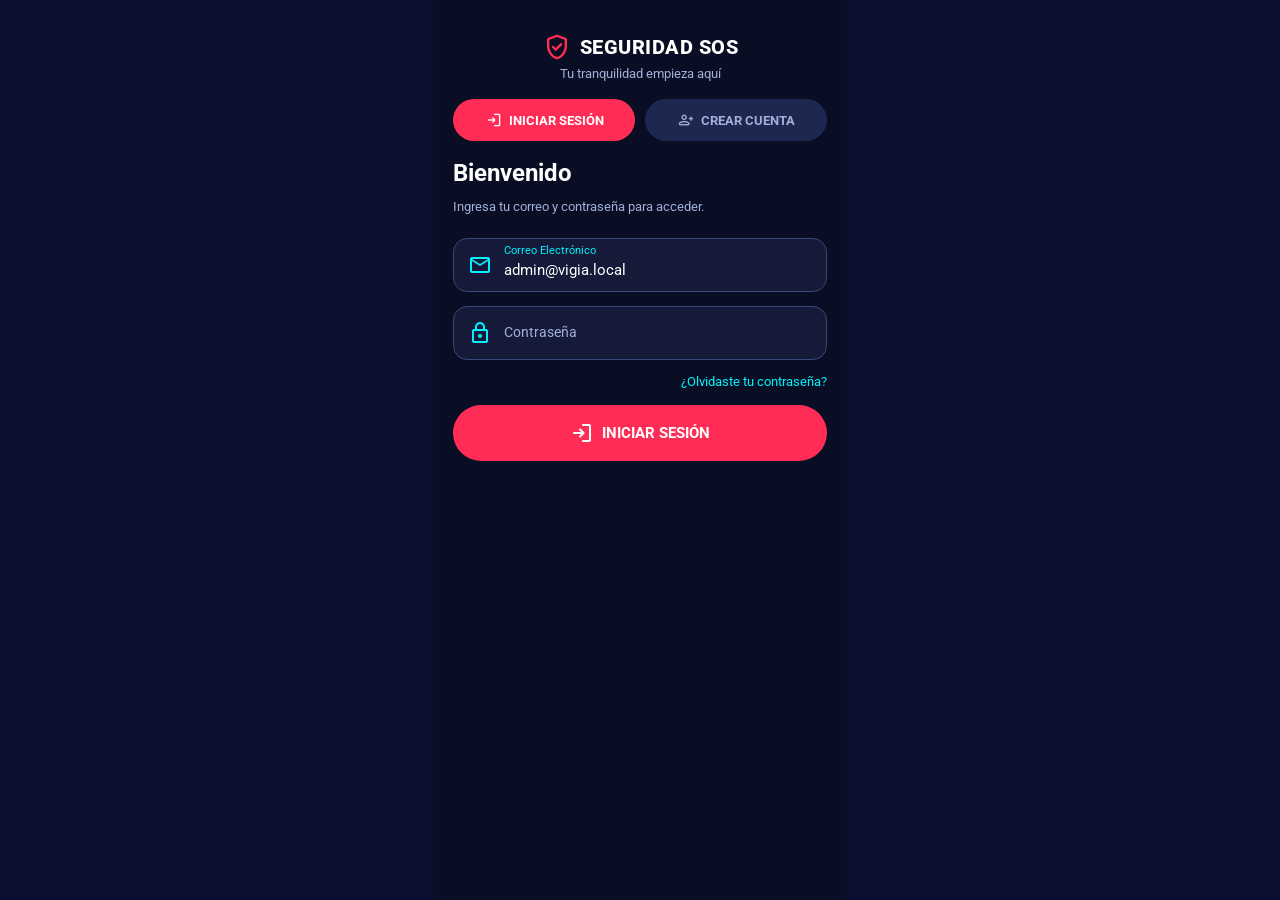
<file: index.html>
<!DOCTYPE html>
<html lang="es">

<head>
    <meta charset="UTF-8">
    <meta name="viewport" content="width=device-width, initial-scale=1.0, maximum-scale=1.0, user-scalable=no">
    <meta name="description" content="Vista móvil web de Seguridad SOS: navegación inferior y botón SOS.">
    <title>Seguridad SOS - Vista Móvil</title>
    <link rel="preconnect" href="https://fonts.googleapis.com">
    <link rel="preconnect" href="https://fonts.gstatic.com" crossorigin>
    <link href="https://fonts.googleapis.com/css2?family=Roboto:wght@400;500;700;900&display=swap" rel="stylesheet">
    <link href="https://fonts.googleapis.com/css2?family=Material+Symbols+Rounded:opsz,wght,FILL,GRAD@24,500,1,0"
        rel="stylesheet">
    <style>
        :root {
            /* Paleta original VIGÍA SOS restaurada: rojos vívidos, cian y azul de siempre */
            --md-sys-color-primary: #D32F2F;
            --md-sys-color-on-primary: #FFFFFF;
            --md-sys-color-primary-container: #4D0008;
            --md-sys-color-on-primary-container: #FFFFFF;

            --md-sys-color-secondary: #00F2FE;
            --md-sys-color-on-secondary: #0A0E24;
            --md-sys-color-secondary-container: #141A38;
            --md-sys-color-on-secondary-container: #00F2FE;

            --md-sys-color-tertiary: #2563EB;
            --md-sys-color-on-tertiary: #FFFFFF;
            --md-sys-color-tertiary-container: #2563EB;
            --md-sys-color-on-tertiary-container: #FFFFFF;

            --md-sys-color-background: #0A0E24;
            --md-sys-color-on-background: #FFFFFF;
            --md-sys-color-surface: #1E2750;
            --md-sys-color-on-surface: #FFFFFF;
            --md-sys-color-surface-variant: #141A38;
            --md-sys-color-on-surface-variant: #A0B0D8;
            --md-sys-color-surface-container: #1E2750;
            --md-sys-color-surface-container-high: #28346A;
            --md-sys-color-outline: #384878;

            --md-sys-color-error: #FF2D55;
            --md-sys-color-on-error: #FFFFFF;
            --md-sys-color-error-container: #431D78;
            --md-sys-color-on-error-container: #00F2FE;

            /* Acción SOS: rojo original con texto claro */
            --md-sys-color-sos: #FF2D55;
            --md-sys-color-on-sos: #FFFFFF;
            --md-sys-color-sos-hover: #E11D48;
            --md-sys-color-success: #4CAF50;
            --md-sys-color-on-success: #FFFFFF;
            --md-sys-color-success-container: #0D3E1A;

            --md-sys-rgb-sos: 255, 45, 85;
            --md-sys-rgb-secondary: 0, 242, 254;
            --md-sys-rgb-tertiary: 37, 99, 235;
            --md-sys-rgb-on-sos: 255, 255, 255;
            --md-sys-rgb-on-surface: 255, 255, 255;
            --md-sys-rgb-background: 0, 0, 0;
            --md-sys-rgb-sos-hover: 225, 29, 72;
            --md-sys-rgb-success-container: 13, 62, 26;

            /* Alias originales usados por los componentes existentes */
            --bg-main: #0A0E24;
            --bg-input-nav: #141A38;
            --bg-card: #1E2750;
            --border-input: #384878;
            --text-primary: #FFFFFF;
            --text-secondary: #A0B0D8;
            --accent-cyan: #00F2FE;
            --btn-primary: #FF2D55;
            --btn-primary-hover: #E11D48;
            --zone-alert: #431D78;
            --sos-red: #FF2D55;
            --action-blue: #2563EB;
            --glow-sos: 0 0 28px rgba(255, 45, 85, 0.45);

            --radius-xl: 24px;
            --radius-lg: 16px;
            --radius-pill: 100px;
        }

        * {
            box-sizing: border-box;
            margin: 0;
            padding: 0;
            font-family: 'Roboto', sans-serif;
        }

        body {
            background-color: #0B1033;
            color: var(--text-primary);
            display: flex;
            justify-content: center;
            min-height: 100vh;
        }

        .mobile-app {
            width: 100%;
            max-width: 414px;
            min-height: 100vh;
            background-color: var(--bg-main);
            position: relative;
            overflow-x: hidden;
        }

        /* Utilidades */
        .content-padding {
            padding: 0 20px 28px;
        }

        .mt-12 {
            margin-top: 12px;
        }

        .mt-16 {
            margin-top: 16px;
        }

        .mt-24 {
            margin-top: 24px;
        }

        .text-cyan {
            color: var(--accent-cyan);
        }

        .text-secondary {
            color: var(--text-secondary);
        }

        .text-sm {
            font-size: 13px;
        }

        .text-xs {
            font-size: 11px;
        }

        /* ==========================================================================
           MICRO-INTERACCIONES: TRANSICIONES DE PANTALLA EXPRESIVAS (MD3 EXPRESSIVE)
           ========================================================================== */
        .screen {
            display: none;
            opacity: 0;
            will-change: transform, opacity;
        }

        .screen.active {
            display: block;
            opacity: 1;
        }

        .screen.entering-forward {
            animation: screenSlideForward 0.38s cubic-bezier(0.16, 1, 0.3, 1) forwards;
        }

        .screen.entering-backward {
            animation: screenSlideBackward 0.38s cubic-bezier(0.16, 1, 0.3, 1) forwards;
        }

        .screen.with-nav {
            padding-bottom: 86px;
        }

        @keyframes screenSlideForward {
            0% {
                opacity: 0;
                transform: translateX(45px) scale(0.96);
                filter: blur(4px);
            }

            100% {
                opacity: 1;
                transform: translateX(0) scale(1);
                filter: blur(0);
            }
        }

        @keyframes screenSlideBackward {
            0% {
                opacity: 0;
                transform: translateX(-45px) scale(0.96);
                filter: blur(4px);
            }

            100% {
                opacity: 1;
                transform: translateX(0) scale(1);
                filter: blur(0);
            }
        }

        /* Cascada de elementos escalonados al entrar a pantalla */
        .screen.active .stagger-1 {
            animation: staggerSlideIn 0.42s cubic-bezier(0.16, 1, 0.3, 1) both 0.04s;
        }

        .screen.active .stagger-2 {
            animation: staggerSlideIn 0.42s cubic-bezier(0.16, 1, 0.3, 1) both 0.10s;
        }

        .screen.active .stagger-3 {
            animation: staggerSlideIn 0.42s cubic-bezier(0.16, 1, 0.3, 1) both 0.16s;
        }

        .screen.active .stagger-4 {
            animation: staggerSlideIn 0.42s cubic-bezier(0.16, 1, 0.3, 1) both 0.22s;
        }

        .screen.active .stagger-5 {
            animation: staggerSlideIn 0.42s cubic-bezier(0.16, 1, 0.3, 1) both 0.28s;
        }

        @keyframes staggerSlideIn {
            0% {
                opacity: 0;
                transform: translateY(18px) scale(0.98);
            }

            100% {
                opacity: 1;
                transform: translateY(0) scale(1);
            }
        }

        /* ==========================================================================
           LOS 3 ESTADOS: REPOSO • INTERACCIÓN • ACCIÓN
           ========================================================================== */

        /* 1. ESTADO DE REPOSO (REST / IDLE) */
        .live-dot {
            width: 8px;
            height: 8px;
            border-radius: 50%;
            background-color: var(--accent-cyan);
            display: inline-block;
            margin-right: 6px;
            animation: liveDotBeacon 2s infinite ease-in-out;
            vertical-align: middle;
        }

        @keyframes liveDotBeacon {

            0%,
            100% {
                opacity: 1;
                transform: scale(1);
                box-shadow: 0 0 8px var(--accent-cyan);
            }

            50% {
                opacity: 0.35;
                transform: scale(0.75);
                box-shadow: 0 0 2px var(--accent-cyan);
            }
        }

        @keyframes sosReposoBreathing {

            0%,
            100% {
                box-shadow: 0 0 22px rgba(var(--md-sys-rgb-sos), 0.35), 0 8px 24px rgba(var(--md-sys-rgb-background), 0.45);
                transform: scale(1);
            }

            50% {
                box-shadow: 0 0 42px rgba(var(--md-sys-rgb-sos), 0.65), 0 10px 30px rgba(var(--md-sys-rgb-background), 0.55);
                transform: scale(1.02);
            }
        }

        /* 2. ESTADO DE INTERACCIÓN (HOVER / FOCUS / TOUCH PRE-ACTIVATION) */
        /* Transición suave para todos los controles interactivos */
        .md3-btn-primary,
        .md3-btn-secondary,
        .action-card,
        .md3-card,
        .tab-btn,
        .nav-item,
        .md3-chip,
        .icon-btn {
            transition: all 0.24s cubic-bezier(0.2, 0.9, 0.2, 1);
            position: relative;
            overflow: hidden;
            /* Para el efecto onda ripple */
        }

        .md3-btn-primary:hover {
            background-color: var(--btn-primary-hover);
            transform: translateY(-2px) scale(1.015);
            box-shadow: 0 8px 25px rgba(var(--md-sys-rgb-sos), 0.55), 0 0 14px rgba(var(--md-sys-rgb-secondary), 0.35);
        }

        .md3-btn-secondary:hover {
            background-color: rgba(var(--md-sys-rgb-secondary), 0.12);
            border: 1px solid var(--accent-cyan);
            transform: translateY(-2px);
            box-shadow: 0 6px 20px rgba(var(--md-sys-rgb-secondary), 0.25);
        }

        .action-card:hover {
            transform: translateY(-3px) scale(1.02);
            box-shadow: 0 10px 26px rgba(var(--md-sys-rgb-tertiary), 0.45);
            outline: 1.5px solid var(--accent-cyan);
        }

        .md3-card:hover {
            transform: translateY(-3px);
            border: 1px solid rgba(var(--md-sys-rgb-secondary), 0.5);
            box-shadow: 0 12px 28px rgba(var(--md-sys-rgb-background), 0.45), 0 0 16px rgba(var(--md-sys-rgb-secondary), 0.12);
        }

        .tab-btn:hover:not(.active) {
            background-color: var(--md-sys-color-surface-container-high);
            color: var(--text-primary);
            transform: translateY(-1px);
        }

        .md3-chip:hover:not(.active) {
            background-color: var(--md-sys-color-surface-container-high);
            color: var(--text-primary);
            transform: translateY(-1px);
        }

        .nav-item:hover {
            color: var(--accent-cyan);
            transform: translateY(-2px);
        }

        /* 3. ESTADO DE ACCIÓN (ACTIVE / PRESSED / TRIGGER / FEEDBACK) */
        .md3-btn-primary:active,
        .md3-btn-secondary:active,
        .action-card:active,
        .tab-btn:active,
        .md3-chip:active,
        .list-card:active {
            transform: scale(0.95) translateY(1px) !important;
            box-shadow: 0 2px 6px rgba(var(--md-sys-rgb-background), 0.6) !important;
            transition: transform 0.08s ease, box-shadow 0.08s ease;
        }

        /* Efecto Ripple (Onda Material) */
        .md3-ripple {
            position: absolute;
            border-radius: 50%;
            background: rgba(var(--md-sys-rgb-on-surface), 0.35);
            transform: scale(0);
            animation: rippleEffect 0.55s ease-out;
            pointer-events: none;
        }

        @keyframes rippleEffect {
            to {
                transform: scale(3.5);
                opacity: 0;
            }
        }

        /* Botón SOS en Acción (Mantenido 3s) */
        .sos-btn.holding {
            animation: sosAccionHeartbeat 0.35s infinite ease-in-out !important;
            box-shadow: 0 0 65px rgba(var(--md-sys-rgb-sos), 0.95), 0 0 110px rgba(var(--md-sys-rgb-secondary), 0.6) !important;
            border-color: var(--accent-cyan) !important;
        }

        @keyframes sosAccionHeartbeat {

            0%,
            100% {
                transform: scale(0.96);
            }

            50% {
                transform: scale(1.035);
            }
        }

        /* Error Shake Feedback */
        @keyframes shakeErrorAction {

            0%,
            100% {
                transform: translateX(0);
            }

            20%,
            60% {
                transform: translateX(-8px);
            }

            40%,
            80% {
                transform: translateX(8px);
            }
        }

        .shake-error {
            animation: shakeErrorAction 0.4s cubic-bezier(0.36, 0.07, 0.19, 0.97) both;
            border-color: var(--sos-red) !important;
        }

        /* Toast con Rebote Elástico en Acción */
        @keyframes toastActionBounce {
            0% {
                transform: translate(-50%, 50px) scale(0.85);
                opacity: 0;
            }

            60% {
                transform: translate(-50%, -8px) scale(1.03);
                opacity: 1;
            }

            85% {
                transform: translate(-50%, 2px) scale(0.99);
            }

            100% {
                transform: translate(-50%, 0) scale(1);
                opacity: 1;
            }
        }

        .md3-toast.show {
            display: flex;
            animation: toastActionBounce 0.42s cubic-bezier(0.175, 0.885, 0.32, 1.275) forwards;
        }

        /* Ondas de Radar en Alerta Disparada */
        .radar-wave {
            position: absolute;
            width: 140px;
            height: 140px;
            border-radius: 50%;
            border: 3px solid rgba(var(--md-sys-rgb-on-sos), 0.7);
            animation: radarWaveExpand 1.6s infinite ease-out;
            pointer-events: none;
        }

        .radar-wave:nth-child(2) {
            animation-delay: 0.5s;
        }

        .radar-wave:nth-child(3) {
            animation-delay: 1.0s;
        }

        @keyframes radarWaveExpand {
            0% {
                transform: scale(0.6);
                opacity: 0.9;
            }

            100% {
                transform: scale(2.4);
                opacity: 0;
            }
        }

        /* Headers */
        .app-header {
            text-align: center;
            padding: 32px 20px 18px;
        }

        .logo-row {
            display: flex;
            align-items: center;
            justify-content: center;
            gap: 8px;
        }

        .logo-icon {
            font-size: 30px;
            color: var(--btn-primary);
        }

        .app-header h1 {
            font-size: 20px;
            font-weight: 800;
            letter-spacing: 0.5px;
        }

        .subtitle {
            font-size: 13px;
            color: var(--text-secondary);
            margin-top: 4px;
        }

        .top-app-bar {
            display: flex;
            align-items: center;
            gap: 12px;
            padding: 20px;
            background-color: var(--bg-main);
        }

        .icon-btn {
            background: none;
            border: none;
            color: var(--text-primary);
            cursor: pointer;
            display: flex;
            align-items: center;
            justify-content: center;
        }

        /* Tabs Segmentados (Login / Registro) */
        .md3-tabs {
            display: flex;
            gap: 10px;
            padding: 0 20px 18px;
        }

        .tab-btn {
            flex: 1;
            background-color: var(--bg-card);
            color: var(--text-secondary);
            border: none;
            border-radius: var(--radius-pill);
            padding: 12px 10px;
            font-size: 13px;
            font-weight: 700;
            cursor: pointer;
            display: flex;
            align-items: center;
            justify-content: center;
            gap: 6px;
        }

        .tab-btn.active {
            background-color: var(--btn-primary);
            color: var(--text-primary);
        }

        .auth-form {
            display: none;
        }

        .auth-form.active {
            display: block;
        }

        .display-text {
            font-size: 24px;
            font-weight: 700;
        }

        /* Campos de texto */
        .md3-text-field {
            position: relative;
            background-color: var(--bg-input-nav);
            border: 1.5px solid var(--border-input);
            border-radius: 14px;
            margin-bottom: 14px;
            display: flex;
            align-items: center;
            padding: 8px 14px;
        }

        .md3-text-field:focus-within {
            border-color: var(--accent-cyan);
        }

        .md3-text-field .icon {
            color: var(--accent-cyan);
            margin-right: 12px;
        }

        .md3-text-field input {
            background: transparent;
            border: none;
            color: var(--text-primary);
            width: 100%;
            padding: 14px 0 4px;
            font-size: 15px;
            outline: none;
        }

        .md3-text-field label {
            position: absolute;
            left: 50px;
            top: 17px;
            color: var(--text-secondary);
            font-size: 14px;
            transition: 0.2s;
            pointer-events: none;
        }

        .md3-text-field input:focus~label,
        .md3-text-field input:not(:placeholder-shown)~label {
            top: 5px;
            font-size: 11px;
            color: var(--accent-cyan);
        }

        /* Botones */
        .md3-btn-primary {
            background-color: var(--btn-primary);
            color: var(--text-primary);
            border: none;
            width: 100%;
            padding: 16px;
            border-radius: var(--radius-pill);
            font-size: 15px;
            font-weight: 700;
            cursor: pointer;
            display: flex;
            align-items: center;
            justify-content: center;
            gap: 8px;
        }

        .md3-btn-secondary {
            background-color: var(--bg-card);
            color: var(--accent-cyan);
            border: none;
            width: 100%;
            padding: 14px;
            border-radius: var(--radius-pill);
            font-size: 14px;
            font-weight: 700;
            cursor: pointer;
            display: flex;
            align-items: center;
            justify-content: center;
            gap: 8px;
        }

        /* Zona de Alerta SOS (M3 Error Container) */
        .sos-zone {
            background-color: var(--zone-alert);
            border-radius: var(--radius-xl);
            padding: 24px 16px;
            text-align: center;
            margin: 18px 0;
        }

        .sos-wrapper {
            position: relative;
            width: 196px;
            height: 196px;
            margin: 0 auto 12px;
            display: flex;
            align-items: center;
            justify-content: center;
        }

        .progress-ring {
            position: absolute;
            top: 0;
            left: 0;
            width: 196px;
            height: 196px;
            transform: rotate(-90deg);
        }

        .progress-ring-circle {
            fill: transparent;
            stroke: var(--accent-cyan);
            stroke-width: 6;
            stroke-dasharray: 565.48;
            stroke-dashoffset: 565.48;
            transition: stroke-dashoffset 0.05s linear;
            filter: drop-shadow(0 0 6px var(--accent-cyan));
        }

        .sos-btn {
            width: 168px;
            height: 168px;
            border-radius: 50%;
            background-color: var(--sos-red);
            color: var(--text-primary);
            border: 6px solid var(--md-sys-color-on-sos);
            display: flex;
            flex-direction: column;
            align-items: center;
            justify-content: center;
            cursor: pointer;
            z-index: 2;
            user-select: none;
            animation: sosReposoBreathing 3.2s infinite ease-in-out;
            transition: all 0.25s cubic-bezier(0.2, 0.9, 0.2, 1);
        }

        .sos-btn:hover {
            transform: scale(1.035);
            box-shadow: 0 0 50px rgba(var(--md-sys-rgb-sos), 0.8), 0 0 90px rgba(var(--md-sys-rgb-sos), 0.45);
        }

        .sos-btn:active {
            transform: scale(0.95);
        }

        .sos-text {
            font-size: 42px;
            font-weight: 900;
            line-height: 1;
        }

        .sos-subtext {
            font-size: 11px;
            font-weight: 700;
            margin-top: 4px;
            letter-spacing: 0.8px;
        }

        .sos-instruction {
            font-size: 13px;
            font-weight: 700;
            color: var(--text-primary);
        }

        /* Acciones Rápidas (M3 Tertiary Container) */
        .section-title {
            font-size: 11px;
            font-weight: 700;
            letter-spacing: 1px;
            color: var(--accent-cyan);
            margin-bottom: 10px;
            text-transform: uppercase;
        }

        .grid-2 {
            display: grid;
            grid-template-columns: 1fr 1fr;
            gap: 12px;
        }

        .action-card {
            background-color: var(--action-blue);
            color: var(--text-primary);
            border-radius: var(--radius-lg);
            padding: 16px;
            display: flex;
            flex-direction: column;
            gap: 8px;
            font-size: 14px;
            font-weight: 700;
            cursor: pointer;
            border: none;
            text-align: left;
        }

        /* Tarjetas estándar (M3 Surface Container) */
        .md3-card {
            background-color: var(--bg-card);
            border-radius: var(--radius-lg);
            padding: 16px;
        }

        .list-card {
            display: flex;
            justify-content: space-between;
            align-items: center;
            cursor: pointer;
        }

        .list-card-content {
            display: flex;
            align-items: center;
            gap: 14px;
        }

        /* Cámaras y Chips */
        .md3-chip-group {
            display: flex;
            gap: 8px;
            overflow-x: auto;
        }

        .md3-chip {
            background-color: var(--bg-card);
            color: var(--text-secondary);
            border: none;
            padding: 8px 14px;
            border-radius: var(--radius-pill);
            font-size: 12px;
            font-weight: 700;
            cursor: pointer;
            white-space: nowrap;
        }

        .md3-chip.active {
            background-color: var(--btn-primary);
            color: var(--text-primary);
        }

        .camera-card {
            padding: 12px;
            margin-bottom: 14px;
        }

        .camera-feed {
            height: 150px;
            background-color: var(--bg-input-nav);
            border-radius: 12px;
            position: relative;
            display: flex;
            align-items: center;
            justify-content: center;
            margin-bottom: 12px;
        }

        .status-badge {
            position: absolute;
            top: 10px;
            left: 10px;
            background-color: var(--zone-alert);
            color: var(--accent-cyan);
            padding: 4px 10px;
            border-radius: var(--radius-pill);
            font-size: 10px;
            font-weight: 700;
        }

        .status-badge.rec {
            background-color: var(--sos-red);
            color: var(--text-primary);
        }

        .camera-info {
            display: flex;
            justify-content: space-between;
            align-items: center;
        }

        /* Lista Perfil */
        .md3-list {
            background-color: var(--bg-card);
            border-radius: var(--radius-xl);
            padding: 8px 0;
        }

        .md3-list-item {
            display: flex;
            align-items: center;
            gap: 14px;
            padding: 14px 18px;
            border-bottom: 1px solid var(--bg-input-nav);
        }

        .md3-list-item:last-child {
            border-bottom: none;
        }

        /* Navegación Inferior (M3 Surface Variant) */
        .bottom-nav {
            position: fixed;
            bottom: 0;
            left: 50%;
            transform: translateX(-50%);
            width: 100%;
            max-width: 414px;
            background-color: var(--bg-input-nav);
            border-top: 1px solid var(--border-input);
            display: none;
            justify-content: space-around;
            padding: 10px 0 18px;
            overflow: visible;
            z-index: 100;
        }

        .nav-item {
            display: flex;
            flex-direction: column;
            align-items: center;
            justify-content: center;
            gap: 4px;
            min-width: 48px;
            min-height: 48px;
            flex-shrink: 0;
            background: transparent;
            border: 0;
            appearance: none;
            color: var(--text-secondary);
            font-size: 11px;
            font-weight: 500;
            cursor: pointer;
            overflow: visible;
            z-index: 1;
        }

        .nav-item.active {
            color: var(--btn-primary);
            font-weight: 700;
        }

        /* Alerta SOS siempre visible y con área táctil >= 48px */
        .nav-item--alert {
            color: var(--md-sys-color-on-sos);
            background-color: var(--md-sys-color-sos);
            border: 1px solid var(--md-sys-color-sos);
            border-radius: var(--radius-pill);
            padding: 4px 8px;
            font-weight: 700;
        }

        .nav-item--alert:hover,
        .nav-item--alert:focus-visible {
            background-color: var(--md-sys-color-sos-hover);
            border-color: var(--md-sys-color-sos-hover);
            color: var(--md-sys-color-on-sos);
        }

        .nav-item:focus-visible,
        .md3-btn-primary:focus-visible,
        .md3-btn-secondary:focus-visible {
            outline: 3px solid var(--md-sys-color-secondary);
            outline-offset: 2px;
        }

        /* Overlay de Alerta SOS */
        .alert-overlay {
            position: fixed;
            inset: 0;
            max-width: 414px;
            margin: 0 auto;
            background-color: var(--sos-red);
            color: var(--text-primary);
            display: none;
            flex-direction: column;
            align-items: center;
            justify-content: center;
            text-align: center;
            padding: 28px;
            z-index: 200;
            gap: 16px;
        }

        .alert-overlay.active {
            display: flex;
        }

        /* Toast */
        .md3-toast {
            position: fixed;
            bottom: 84px;
            left: 50%;
            transform: translateX(-50%);
            background-color: var(--zone-alert);
            color: var(--text-primary);
            border: 1px solid var(--accent-cyan);
            padding: 12px 18px;
            border-radius: var(--radius-pill);
            font-size: 13px;
            font-weight: 500;
            display: none;
            align-items: center;
            gap: 8px;
            z-index: 300;
            max-width: 370px;
        }

        .md3-toast.show {
            display: flex;
        }
    </style>
</head>

<body>
    <div class="mobile-app">

        <!-- VISTA 1 & 2: AUTENTICACIÓN -->
        <section id="auth-screen" class="screen active">
            <header class="app-header">
                <div class="logo-row">
                    <span class="material-symbols-rounded logo-icon">gpp_good</span>
                    <h1>SEGURIDAD SOS</h1>
                </div>
                <p class="subtitle">Tu tranquilidad empieza aquí</p>
            </header>

            <div class="md3-tabs">
                <button type="button" class="tab-btn active" id="tab-login" onclick="switchAuthTab('login')">
                    <span class="material-symbols-rounded" style="font-size:18px;">login</span>
                    INICIAR SESIÓN
                </button>
                <button type="button" class="tab-btn" id="tab-register" onclick="switchAuthTab('register')">
                    <span class="material-symbols-rounded" style="font-size:18px;">person_add</span>
                    CREAR CUENTA
                </button>
            </div>

            <div class="content-padding">
                <!-- Iniciar Sesión (Activo por defecto) -->
                <div id="form-login" class="auth-form active">
                    <h2 class="display-text">Bienvenido</h2>
                    <p class="text-secondary text-sm mt-12">Ingresa tu correo y contraseña para acceder.</p>
                    <form class="mt-24" onsubmit="handleAuthSubmit(event, 'login')">
                        <div class="md3-text-field">
                            <span class="material-symbols-rounded icon">mail</span>
                            <input type="email" id="login-email" placeholder=" " value="admin@vigia.local" required>
                            <label>Correo Electrónico</label>
                        </div>
                        <div class="md3-text-field">
                            <span class="material-symbols-rounded icon">lock</span>
                            <input type="password" id="login-password" placeholder=" " required>
                            <label>Contraseña</label>
                        </div>
                        <p class="text-cyan text-sm" style="text-align:right; cursor:pointer;"
                            onclick="showToast('Recuperación de contraseña enviada')">¿Olvidaste tu contraseña?</p>
                        <button type="submit" class="md3-btn-primary mt-16">
                            <span class="material-symbols-rounded">login</span>
                            INICIAR SESIÓN
                        </button>
                    </form>
                </div>

                <!-- Crear Cuenta -->
                <div id="form-register" class="auth-form">
                    <h2 class="display-text">Crea tu cuenta SOS</h2>
                    <p class="text-secondary text-sm mt-12">Un paso más cerca de sentirte seguro 24/7.</p>
                    <form class="mt-24" onsubmit="handleAuthSubmit(event, 'register')">
                        <div class="md3-text-field">
                            <span class="material-symbols-rounded icon">person</span>
                            <input type="text" id="reg-name" placeholder=" " required>
                            <label>Nombre Completo</label>
                        </div>
                        <div class="md3-text-field">
                            <span class="material-symbols-rounded icon">smartphone</span>
                            <input type="tel" id="reg-phone" placeholder=" " required>
                            <label>Teléfono Móvil</label>
                        </div>
                        <div class="md3-text-field">
                            <span class="material-symbols-rounded icon">mail</span>
                            <input type="email" id="reg-email" placeholder=" " required>
                            <label>Correo Electrónico</label>
                        </div>
                        <div class="md3-text-field">
                            <span class="material-symbols-rounded icon">lock</span>
                            <input type="password" id="reg-password" placeholder=" " required>
                            <label>Contraseña de seguridad</label>
                        </div>
                        <button type="submit" class="md3-btn-primary mt-16">
                            <span class="material-symbols-rounded">shield</span>
                            CREAR MI CUENTA SOS
                        </button>
                    </form>
                </div>
            </div>
        </section>

        <!-- VISTA 3: INICIO (SOS) -->
        <section id="home-screen" class="screen with-nav">
            <header class="app-header" style="padding-bottom: 8px;">
                <div class="logo-row">
                    <span class="material-symbols-rounded logo-icon" style="font-size:24px;">gpp_good</span>
                    <h1 style="font-size:17px;">SEGURIDAD SOS</h1>
                </div>
            </header>

            <div class="content-padding mt-12">
                <h2 id="home-greeting" style="font-size:24px;">Hola, Usuario</h2>
                <p class="text-secondary text-sm">Sistema de protección activo 24/7</p>

                <!-- Zona de Alerta Morada + Botón SOS -->
                <div class="sos-zone">
                    <div class="sos-wrapper">
                        <svg class="progress-ring">
                            <circle id="progress-circle" class="progress-ring-circle" cx="98" cy="98" r="90"></circle>
                        </svg>
                        <button type="button" class="sos-btn" id="btnSos">
                            <span class="sos-text">SOS</span>
                            <span class="sos-subtext">PEDIR AYUDA</span>
                        </button>
                    </div>
                    <p class="sos-instruction" id="sos-status-label">Mantén pulsado 3 segundos</p>
                    <p class="text-secondary text-xs mt-12">Envía una alerta y tu ubicación a tus contactos.</p>
                </div>

                <!-- Acciones Rápidas (Azul intenso) -->
                <h3 class="section-title">ACCESOS RÁPIDOS</h3>
                <div class="grid-2">
                    <button type="button" class="action-card" onclick="showToast('Llamando al 911...')">
                        <span class="material-symbols-rounded text-cyan">call</span>
                        <span>Llamar al 911</span>
                    </button>
                    <button type="button" class="action-card" onclick="showToast('Ubicación GPS compartida')">
                        <span class="material-symbols-rounded text-cyan">location_on</span>
                        <span>Compartir ubicación</span>
                    </button>
                </div>

                <!-- Tarjeta Ver Cámaras -->
                <div class="md3-card list-card mt-12" onclick="navigateTo('cameras-screen')">
                    <div class="list-card-content">
                        <span class="material-symbols-rounded text-cyan" style="font-size:26px;">videocam</span>
                        <div>
                            <div style="font-weight:700; font-size:15px;">Ver cámaras</div>
                            <div class="text-secondary text-xs">3 dispositivos conectados</div>
                        </div>
                    </div>
                    <span class="material-symbols-rounded text-cyan">chevron_right</span>
                </div>
            </div>
        </section>

        <!-- VISTA 4: MIS CÁMARAS -->
        <section id="cameras-screen" class="screen">
            <header class="top-app-bar">
                <button type="button" class="icon-btn" onclick="navigateTo('home-screen')">
                    <span class="material-symbols-rounded">arrow_back_ios</span>
                </button>
                <h2 style="font-size:20px;">Mis cámaras</h2>
            </header>

            <div class="content-padding">
                <div class="md3-chip-group">
                    <button type="button" class="md3-chip active" onclick="filterCameras('all', this)">Todas
                        (3)</button>
                    <button type="button" class="md3-chip" onclick="filterCameras('online', this)">En línea (2)</button>
                    <button type="button" class="md3-chip" onclick="filterCameras('recording', this)">Grabando
                        (1)</button>
                </div>

                <div class="mt-16">
                    <div class="md3-card camera-card camera-item online stagger-1">
                        <div class="camera-feed">
                            <span class="status-badge"><span class="live-dot"></span>EN LÍNEA • CAM 01</span>
                            <span class="material-symbols-rounded"
                                style="font-size:48px; color:var(--border-input);">videocam</span>
                        </div>
                        <div class="camera-info">
                            <div>
                                <div style="font-weight:700;">Entrada principal</div>
                                <div class="text-secondary text-xs">Resolución 1080p • 30fps</div>
                            </div>
                            <button type="button" class="icon-btn text-cyan"
                                onclick="showToast('Maximizando Entrada Principal')">
                                <span class="material-symbols-rounded">fullscreen</span>
                            </button>
                        </div>
                    </div>

                    <div class="md3-card camera-card camera-item online stagger-2">
                        <div class="camera-feed">
                            <span class="status-badge"><span class="live-dot"></span>EN LÍNEA • CAM 02</span>
                            <span class="material-symbols-rounded"
                                style="font-size:48px; color:var(--border-input);">yard</span>
                        </div>
                        <div class="camera-info">
                            <div>
                                <div style="font-weight:700;">Patio trasero</div>
                                <div class="text-secondary text-xs">Visión nocturna infrarroja activa</div>
                            </div>
                            <button type="button" class="icon-btn text-cyan"
                                onclick="showToast('Maximizando Patio Trasero')">
                                <span class="material-symbols-rounded">fullscreen</span>
                            </button>
                        </div>
                    </div>

                    <div class="md3-card camera-card camera-item recording stagger-3">
                        <div class="camera-feed">
                            <span class="status-badge rec"><span class="live-dot"
                                    style="background-color:var(--md-sys-color-sos);"></span>REC • CAM 03</span>
                            <span class="material-symbols-rounded"
                                style="font-size:48px; color:var(--border-input);">garage</span>
                        </div>
                        <div class="camera-info">
                            <div>
                                <div style="font-weight:700;">Garaje vehicular</div>
                                <div class="text-secondary text-xs">Detección de movimiento activada</div>
                            </div>
                            <button type="button" class="icon-btn text-cyan" onclick="showToast('Maximizando Garaje')">
                                <span class="material-symbols-rounded">fullscreen</span>
                            </button>
                        </div>
                    </div>
                </div>

                <button type="button" class="md3-btn-primary mt-12"
                    onclick="showToast('Buscando nuevas cámaras en Wi-Fi...')">
                    <span class="material-symbols-rounded">add</span>
                    AÑADIR CÁMARA
                </button>
            </div>
        </section>

        <!-- VISTA 5: MI PERFIL -->
        <section id="profile-screen" class="screen with-nav">
            <header class="app-header" style="padding-bottom: 8px;">
                <div class="logo-row">
                    <span class="material-symbols-rounded logo-icon" style="font-size:24px;">gpp_good</span>
                    <h1 style="font-size:17px;">SEGURIDAD SOS</h1>
                </div>
            </header>

            <div class="content-padding mt-12">
                <h2 class="display-text">Mi perfil</h2>
                <p class="text-secondary text-sm">Gestión de cuenta y configuración de seguridad</p>

                <div class="md3-list mt-16">
                    <div class="md3-list-item">
                        <span class="material-symbols-rounded text-cyan">account_circle</span>
                        <div>
                            <div id="profile-name-display" style="font-weight:700;">Usuario</div>
                            <div class="text-secondary text-xs">Titular de la cuenta SOS</div>
                        </div>
                    </div>
                    <div class="md3-list-item">
                        <span class="material-symbols-rounded text-cyan">smartphone</span>
                        <div>
                            <div id="profile-phone-display" style="font-weight:700;">Sin registrar</div>
                            <div class="text-secondary text-xs">Teléfono registrado para alertas</div>
                        </div>
                    </div>
                    <div class="md3-list-item">
                        <span class="material-symbols-rounded text-cyan">verified_user</span>
                        <div>
                            <div style="font-weight:700;">Protección Satelital GPS</div>
                            <div class="text-cyan text-xs">Activa (Precisión: 3 metros)</div>
                        </div>
                    </div>
                    <div class="md3-list-item">
                        <span class="material-symbols-rounded text-cyan">notifications_active</span>
                        <div>
                            <div style="font-weight:700;">Contactos de Emergencia</div>
                            <div class="text-secondary text-xs">Configuración habilitada</div>
                        </div>
                    </div>
                </div>

                <button type="button" class="md3-btn-secondary mt-24" onclick="logout()">
                    <span class="material-symbols-rounded">logout</span>
                    CERRAR SESIÓN
                </button>
            </div>
        </section>

        <!-- NAVEGACIÓN INFERIOR -->
        <nav class="bottom-nav" id="global-nav">
            <div class="nav-item active" onclick="navigateNav('home-screen', this)">
                <span class="material-symbols-rounded">home</span>
                <span>Inicio</span>
            </div>
            <button type="button" class="nav-item nav-item--alert" id="nav-sos"
                onclick="triggerMobileSOS()" aria-label="Disparar alerta SOS ahora">
                <span class="material-symbols-rounded" aria-hidden="true">warning</span>
                <span>SOS</span>
            </button>
            <div class="nav-item" onclick="navigateNav('profile-screen', this)">
                <span class="material-symbols-rounded">settings</span>
                <span>Ajustes</span>
            </div>
        </nav>

        <!-- OVERLAY ALERTA SOS -->
        <div id="alert-overlay" class="alert-overlay">
            <div class="radar-wave"></div>
            <div class="radar-wave"></div>
            <div class="radar-wave"></div>
            <span class="material-symbols-rounded"
                style="font-size:72px; position:relative; z-index:2;">notifications_active</span>
            <h2 style="position:relative; z-index:2;">¡ALERTA SOS TRANSMITIDA!</h2>
            <p class="text-sm" style="position:relative; z-index:2;">Coordenadas GPS enviadas a la patrulla policial y a
                tus contactos de emergencia.</p>
            <button type="button" class="md3-btn-primary"
                style="background:var(--md-sys-color-on-sos); color:var(--md-sys-color-sos); position:relative; z-index:2; max-width:320px;"
                onclick="cancelSOSAlert()">
                <span class="material-symbols-rounded">close</span>
                DESACTIVAR ALERTA SOS
            </button>
        </div>

        <!-- TOAST -->
        <div id="md3-toast" class="md3-toast">
            <span class="material-symbols-rounded text-cyan" style="font-size:18px;">check_circle</span>
            <span id="toast-text">Notificación</span>
        </div>
    </div>

    <script>
        let sosInterval = null;
        let sosElapsed = 0;
        let currentUserId = null;
        const API_BASE = 'http://localhost:5000';
        const circumference = 2 * Math.PI * 90;
        let currentScreenId = 'auth-screen';

        const screenOrder = {
            'auth-screen': 0,
            'home-screen': 1,
            'profile-screen': 1,
            'cameras-screen': 2
        };

        function switchAuthTab(type) {
            document.getElementById('tab-login').classList.toggle('active', type === 'login');
            document.getElementById('tab-register').classList.toggle('active', type === 'register');
            document.getElementById('form-login').classList.toggle('active', type === 'login');
            document.getElementById('form-register').classList.toggle('active', type === 'register');
        }

        function triggerFieldShake(elementId) {
            const el = document.getElementById(elementId);
            if (!el) return;
            const container = el.closest('.md3-text-field') || el;
            container.classList.remove('shake-error');
            void container.offsetWidth; // re-flow
            container.classList.add('shake-error');
            setTimeout(() => container.classList.remove('shake-error'), 450);
        }

        async function handleAuthSubmit(event, type) {
            event.preventDefault();

            if (type === 'register') {
                const name = document.getElementById('reg-name').value.trim();
                const phone = document.getElementById('reg-phone').value.trim();
                const email = document.getElementById('reg-email').value.trim();
                const password = document.getElementById('reg-password').value.trim();

                if (!name) { triggerFieldShake('reg-name'); showToast('Ingresa tu nombre completo'); return; }
                if (!phone) { triggerFieldShake('reg-phone'); showToast('Ingresa tu teléfono'); return; }
                if (!email) { triggerFieldShake('reg-email'); showToast('Ingresa tu correo electrónico'); return; }
                if (!password) { triggerFieldShake('reg-password'); showToast('Ingresa una contraseña'); return; }

                try {
                    const resp = await fetch('http://localhost:5000/api/register', {
                        method: 'POST',
                        headers: { 'Content-Type': 'application/json' },
                        body: JSON.stringify({ name, email, phone, password })
                    });
                    const data = await resp.json();
                    if (!resp.ok || !data.success) {
                        showToast(data.message || 'Error al registrar en BD');
                        return;
                    }
                    setUserData(data.user.name, data.user.email || data.user.phone, data.user.id);
                    showToast(`¡Cuenta registrada en PostgreSQL! Bienvenido, ${data.user.name}`);
                } catch (e) {
                    setUserData(name || 'Usuario', email);

                    showToast(`Bienvenido, ${name} (modo local)`);
                }
            } else {
                const email = document.getElementById('login-email').value.trim();
                const password = document.getElementById('login-password').value.trim();

                if (!email) { triggerFieldShake('login-email'); showToast('Ingresa tu correo electrónico'); return; }
                if (!password) { triggerFieldShake('login-password'); showToast('Ingresa tu contraseña'); return; }

                try {
                    const resp = await fetch('http://localhost:5000/api/login', {
                        method: 'POST',
                        headers: { 'Content-Type': 'application/json' },
                        body: JSON.stringify({ email, password })
                    });
                    const data = await resp.json();
                    if (!resp.ok || !data.success) {
                        triggerFieldShake('login-password');
                        showToast(data.message || 'Contraseña o usuario incorrecto');
                        return;
                    }
                    setUserData(data.user.name, data.user.email || data.user.phone, data.user.id);
                    showToast(`Sesión iniciada con éxito en PostgreSQL`);
                } catch (e) {
                    setUserData('Administrador', email);
                    showToast('Sesión iniciada (modo local)');
                }
            }

            navigateTo('home-screen', 'forward');
        }

        function setUserData(name, phone, id = null) {
            currentUserId = id;
            document.getElementById('home-greeting').textContent = `Hola, ${name.split(' ')[0]}`;
            document.getElementById('profile-name-display').textContent = name;
            document.getElementById('profile-phone-display').textContent = phone;
        }

        function navigateTo(screenId, forcedDirection = null) {
            if (screenId === currentScreenId && document.getElementById(screenId).classList.contains('active')) return;

            let direction = forcedDirection;
            if (!direction) {
                const prevOrder = screenOrder[currentScreenId] ?? 0;
                const nextOrder = screenOrder[screenId] ?? 1;
                direction = nextOrder >= prevOrder ? 'forward' : 'backward';
            }

            document.querySelectorAll('.screen').forEach(s => {
                s.classList.remove('active', 'entering-forward', 'entering-backward');
            });

            const target = document.getElementById(screenId);
            target.classList.add('active');
            target.classList.add(direction === 'forward' ? 'entering-forward' : 'entering-backward');
            currentScreenId = screenId;

            const nav = document.getElementById('global-nav');
            if (screenId === 'home-screen' || screenId === 'profile-screen') {
                nav.style.display = 'flex';
                const items = document.querySelectorAll('.nav-item');
                items.forEach(i => i.classList.remove('active'));
                items[screenId === 'home-screen' ? 0 : 2].classList.add('active');
            } else {
                nav.style.display = 'none';
            }
        }

        function navigateNav(screenId, el) {
            document.querySelectorAll('.nav-item').forEach(i => i.classList.remove('active'));
            el.classList.add('active');
            navigateTo(screenId);
        }

        function filterCameras(filter, btn) {
            document.querySelectorAll('.md3-chip').forEach(c => c.classList.remove('active'));
            btn.classList.add('active');
            document.querySelectorAll('.camera-item').forEach(cam => {
                cam.style.display = (filter === 'all' || cam.classList.contains(filter)) ? 'block' : 'none';
            });
        }

        function logout() {
            const passInputs = document.querySelectorAll('input[type="password"]');
            passInputs.forEach(i => i.value = '');
            navigateTo('auth-screen', 'backward');
            showToast('Has cerrado sesión con éxito');
        }

        function showToast(msg) {
            const toast = document.getElementById('md3-toast');
            document.getElementById('toast-text').textContent = msg;
            toast.classList.remove('show');
            void toast.offsetWidth; // re-flow para reiniciar animación
            toast.classList.add('show');
            clearTimeout(window._toastTimer);
            window._toastTimer = setTimeout(() => toast.classList.remove('show'), 2800);
        }

        // =========================================================================
        // BOTÓN SOS: ESTADOS DE REPOSO, INTERACCIÓN Y ACCIÓN (3 SEGUNDOS)
        // =========================================================================
        const btnSos = document.getElementById('btnSos');
        const circle = document.getElementById('progress-circle');
        const statusLabel = document.getElementById('sos-status-label');

        function startSosHold(e) {
            e.preventDefault();
            cancelSosHold();
            btnSos.classList.add('holding');
            sosElapsed = 0;
            sosInterval = setInterval(() => {
                sosElapsed += 50;
                const progress = Math.min(sosElapsed / 3000, 1);
                circle.style.strokeDashoffset = circumference * (1 - progress);
                const rem = Math.max(1, Math.ceil((3000 - sosElapsed) / 1000));
                statusLabel.textContent = `¡ENVIANDO ALERTA EN ${rem}s!`;
                if (sosElapsed >= 3000) {
                    cancelSosHold();
                    fireSOS();
                }
            }, 50);
        }

        function cancelSosHold() {
            btnSos.classList.remove('holding');
            if (sosInterval) {
                clearInterval(sosInterval);
                sosInterval = null;
            }
            circle.style.strokeDashoffset = circumference;
            statusLabel.textContent = 'Mantén pulsado 3 segundos';
        }

        function cancelSOSAlert() {
            if (!window.confirm('¿Desactivar la alerta SOS?')) return;
            document.getElementById('alert-overlay').classList.remove('active');
            showToast('Alerta SOS desactivada');
        }

        /** Muestra el estado de emergencia y registra el SOS en la API. */
        async function fireSOS() {
            cancelSosHold();
            document.getElementById('alert-overlay').classList.add('active');
            showToast('¡Alerta transmitida a la Central Policial!');
            try {
                const resp = await fetch(`${API_BASE}/api/sos`, {
                    method: 'POST',
                    headers: { 'Content-Type': 'application/json' },
                    body: JSON.stringify({ user_id: currentUserId })
                });
                const data = await resp.json();
                if (!resp.ok || !data.success) {
                    showToast(data.message || 'Alerta enviada localmente (API no disponible)');
                }
            } catch (e) {
                showToast('Alerta enviada localmente (API no disponible)');
            }
        }

        /** Acción inmediata del botón SOS de la navegación inferior. */
        function triggerMobileSOS() {
            navigateTo('home-screen', 'forward');
            fireSOS();
        }

        btnSos.addEventListener('mousedown', startSosHold);
        btnSos.addEventListener('touchstart', startSosHold, { passive: false });
        btnSos.addEventListener('mouseup', cancelSosHold);
        btnSos.addEventListener('mouseleave', cancelSosHold);
        btnSos.addEventListener('touchend', cancelSosHold);

        // =========================================================================
        // MATERIAL RIPPLE EFFECT (ONDA EXPANSIVA AL INTERACTUAR / ACCIÓN)
        // =========================================================================
        document.addEventListener('click', function (e) {
            const target = e.target.closest('.md3-btn-primary, .md3-btn-secondary, .action-card, .tab-btn, .md3-chip, .list-card');
            if (!target) return;
            const rect = target.getBoundingClientRect();
            const ripple = document.createElement('span');
            ripple.className = 'md3-ripple';
            const size = Math.max(rect.width, rect.height);
            ripple.style.width = ripple.style.height = `${size}px`;
            ripple.style.left = `${e.clientX - rect.left - size / 2}px`;
            ripple.style.top = `${e.clientY - rect.top - size / 2}px`;
            target.appendChild(ripple);
            setTimeout(() => ripple.remove(), 600);
        });
    </script>
</body>

</html>
</file>
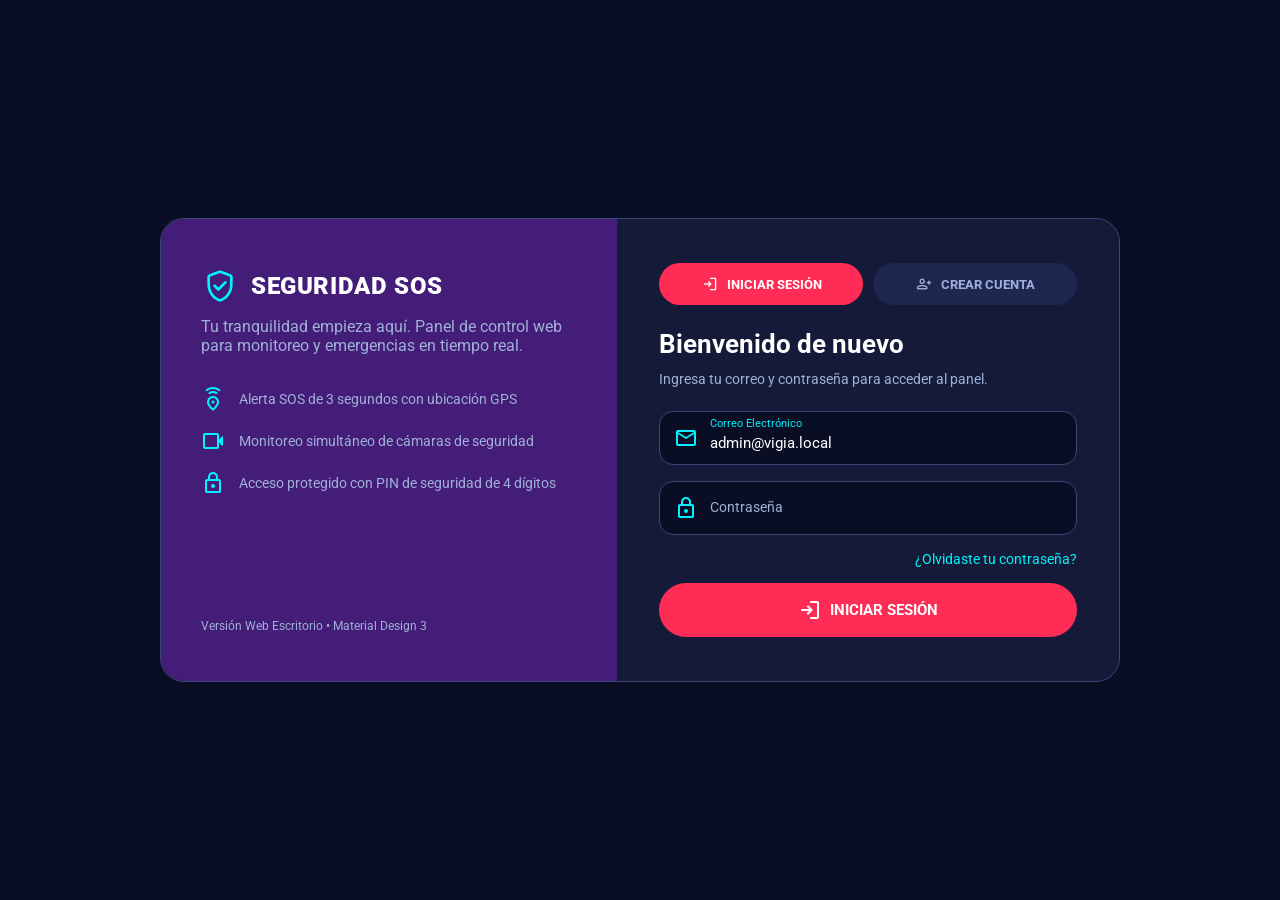
<file: web/index.html>
<!DOCTYPE html>
<html lang="es">

<head>
    <meta charset="UTF-8">
    <meta name="viewport" content="width=device-width, initial-scale=1.0">
    <meta name="description" content="Panel web de escritorio de Seguridad SOS: barra lateral, cámaras, perfil y alerta SOS.">
    <title>Seguridad SOS - Panel Web de Escritorio</title>
    <link rel="preconnect" href="https://fonts.googleapis.com">
    <link rel="preconnect" href="https://fonts.gstatic.com" crossorigin>
    <link href="https://fonts.googleapis.com/css2?family=Roboto:wght@400;500;700;900&display=swap" rel="stylesheet">
    <link href="https://fonts.googleapis.com/css2?family=Material+Symbols+Rounded:opsz,wght,FILL,GRAD@24,500,1,0"
        rel="stylesheet">
    <style>
        :root {
            /* Paleta original VIGÍA SOS restaurada: rojos vívidos, cian y azul de siempre */
            --md-sys-color-primary: #D32F2F;
            --md-sys-color-on-primary: #FFFFFF;
            --md-sys-color-primary-container: #4D0008;
            --md-sys-color-on-primary-container: #FFFFFF;

            --md-sys-color-secondary: #00F2FE;
            --md-sys-color-on-secondary: #0A0E24;
            --md-sys-color-secondary-container: #141A38;
            --md-sys-color-on-secondary-container: #00F2FE;

            --md-sys-color-tertiary: #2563EB;
            --md-sys-color-on-tertiary: #FFFFFF;
            --md-sys-color-tertiary-container: #2563EB;
            --md-sys-color-on-tertiary-container: #FFFFFF;

            --md-sys-color-background: #0A0E24;
            --md-sys-color-on-background: #FFFFFF;
            --md-sys-color-surface: #1E2750;
            --md-sys-color-on-surface: #FFFFFF;
            --md-sys-color-surface-variant: #141A38;
            --md-sys-color-on-surface-variant: #A0B0D8;
            --md-sys-color-surface-container: #1E2750;
            --md-sys-color-surface-container-high: #28346A;
            --md-sys-color-outline: #384878;

            --md-sys-color-error: #FF2D55;
            --md-sys-color-on-error: #FFFFFF;
            --md-sys-color-error-container: #431D78;
            --md-sys-color-on-error-container: #00F2FE;

            /* Acción SOS: rojo original con texto claro */
            --md-sys-color-sos: #FF2D55;
            --md-sys-color-on-sos: #FFFFFF;
            --md-sys-color-sos-hover: #E11D48;
            --md-sys-color-success: #4CAF50;
            --md-sys-color-on-success: #FFFFFF;
            --md-sys-color-success-container: #0D3E1A;

            --md-sys-rgb-sos: 255, 45, 85;
            --md-sys-rgb-secondary: 0, 242, 254;
            --md-sys-rgb-tertiary: 37, 99, 235;
            --md-sys-rgb-on-sos: 255, 255, 255;
            --md-sys-rgb-on-surface: 255, 255, 255;
            --md-sys-rgb-background: 0, 0, 0;
            --md-sys-rgb-sos-hover: 225, 29, 72;
            --md-sys-rgb-success-container: 13, 62, 26;

            /* Alias originales usados por los componentes existentes */
            --bg-main: #0A0E24;
            --bg-input-nav: #141A38;
            --bg-card: #1E2750;
            --border-input: #384878;
            --text-primary: #FFFFFF;
            --text-secondary: #A0B0D8;
            --accent-cyan: #00F2FE;
            --btn-primary: #FF2D55;
            --btn-primary-hover: #E11D48;
            --zone-alert: #431D78;
            --sos-red: #FF2D55;
            --action-blue: #2563EB;
            --glow-sos: 0 0 28px rgba(255, 45, 85, 0.45);

            --radius-xl: 24px;
            --radius-lg: 16px;
            --radius-pill: 100px;
        }

        * {
            box-sizing: border-box;
            margin: 0;
            padding: 0;
            font-family: 'Roboto', sans-serif;
        }

        body {
            background-color: var(--bg-main);
            color: var(--text-primary);
            min-height: 100vh;
            overflow-x: hidden;
        }

        /* Utilidades */
        .text-cyan {
            color: var(--accent-cyan);
        }

        .text-secondary {
            color: var(--text-secondary);
        }

        .text-sm {
            font-size: 14px;
        }

        .text-xs {
            font-size: 12px;
        }

        .mt-12 {
            margin-top: 12px;
        }

        .mt-16 {
            margin-top: 16px;
        }

        .mt-24 {
            margin-top: 24px;
        }

        /* =========================================================
           1. VISTA DE AUTENTICACIÓN (ESCRITORIO CENTRADO 2 COLUMNAS)
           ========================================================= */
        .auth-wrapper {
            min-height: 100vh;
            display: flex;
            align-items: center;
            justify-content: center;
            padding: 32px;
        }

        .auth-container {
            width: 100%;
            max-width: 960px;
            background-color: var(--bg-input-nav);
            border: 1px solid var(--border-input);
            border-radius: var(--radius-xl);
            display: grid;
            grid-template-columns: 1fr 1.1fr;
            overflow: hidden;
        }

        .auth-brand-panel {
            background-color: var(--zone-alert);
            padding: 48px 40px;
            display: flex;
            flex-direction: column;
            justify-content: space-between;
        }

        .brand-logo {
            display: flex;
            align-items: center;
            gap: 12px;
        }

        .brand-logo .material-symbols-rounded {
            font-size: 38px;
            color: var(--accent-cyan);
        }

        .brand-logo h1 {
            font-size: 24px;
            font-weight: 900;
            letter-spacing: 0.6px;
        }

        .brand-features {
            margin-top: 32px;
            display: flex;
            flex-direction: column;
            gap: 18px;
        }

        .brand-feature-item {
            display: flex;
            align-items: center;
            gap: 14px;
            font-size: 14px;
            color: var(--text-secondary);
        }

        .auth-form-panel {
            padding: 44px 42px;
        }

        .md3-tabs {
            display: flex;
            gap: 10px;
            margin-bottom: 24px;
        }

        .tab-btn {
            flex: 1;
            background-color: var(--bg-card);
            color: var(--text-secondary);
            border: none;
            border-radius: var(--radius-pill);
            padding: 12px 16px;
            font-size: 13px;
            font-weight: 700;
            cursor: pointer;
            display: flex;
            align-items: center;
            justify-content: center;
            gap: 8px;
        }

        .tab-btn.active {
            background-color: var(--btn-primary);
            color: var(--text-primary);
        }

        .auth-form {
            display: none;
        }

        .auth-form.active {
            display: block;
        }

        /* Campos de texto */
        .md3-text-field {
            position: relative;
            background-color: var(--bg-main);
            border: 1.5px solid var(--border-input);
            border-radius: 14px;
            margin-bottom: 16px;
            display: flex;
            align-items: center;
            padding: 8px 14px;
        }

        .md3-text-field:focus-within {
            border-color: var(--accent-cyan);
        }

        .md3-text-field .icon {
            color: var(--accent-cyan);
            margin-right: 12px;
        }

        .md3-text-field input {
            background: transparent;
            border: none;
            color: var(--text-primary);
            width: 100%;
            padding: 14px 0 4px;
            font-size: 15px;
            outline: none;
        }

        .md3-text-field label {
            position: absolute;
            left: 50px;
            top: 17px;
            color: var(--text-secondary);
            font-size: 14px;
            transition: 0.2s;
            pointer-events: none;
        }

        .md3-text-field input:focus~label,
        .md3-text-field input:not(:placeholder-shown)~label {
            top: 5px;
            font-size: 11px;
            color: var(--accent-cyan);
        }

        /* Botones */
        .md3-btn-primary {
            background-color: var(--btn-primary);
            color: var(--text-primary);
            border: none;
            width: 100%;
            padding: 15px 20px;
            border-radius: var(--radius-pill);
            font-size: 15px;
            font-weight: 700;
            cursor: pointer;
            display: inline-flex;
            align-items: center;
            justify-content: center;
            gap: 8px;
        }

        .md3-btn-secondary {
            background-color: var(--bg-card);
            color: var(--accent-cyan);
            border: none;
            padding: 13px 20px;
            border-radius: var(--radius-pill);
            font-size: 14px;
            font-weight: 700;
            cursor: pointer;
            display: inline-flex;
            align-items: center;
            justify-content: center;
            gap: 8px;
        }

        /* =========================================================
           2. LAYOUT PRINCIPAL DE ESCRITORIO (SIDEBAR + CONTENIDO)
           ========================================================= */
        .dashboard-layout {
            display: none;
            min-height: 100vh;
        }

        .dashboard-layout.active {
            display: grid;
            grid-template-columns: 260px 1fr;
        }

        /* Barra Lateral */
        .sidebar {
            background-color: var(--bg-input-nav);
            border-right: 1px solid var(--border-input);
            padding: 24px 16px;
            display: flex;
            flex-direction: column;
            justify-content: space-between;
            gap: 24px;
            position: sticky;
            top: 0;
            height: 100vh;
            overflow: visible;
            z-index: 20;
        }

        .sidebar > div {
            width: 100%;
        }

        .sidebar-nav {
            display: flex;
            flex-direction: column;
            gap: 8px;
            margin-top: 28px;
        }

        .nav-link {
            background: transparent;
            border: none;
            color: var(--text-secondary);
            padding: 14px 16px;
            min-height: 48px;
            flex-shrink: 0;
            border-radius: var(--radius-pill);
            font-size: 15px;
            font-weight: 500;
            cursor: pointer;
            display: flex;
            align-items: center;
            gap: 12px;
            text-align: left;
            width: 100%;
            overflow: visible;
            z-index: 1;
        }

        .nav-link:hover {
            background-color: var(--bg-card);
            color: var(--text-primary);
        }

        /* Botón de alerta SIEMPRE visible en la barra lateral */
        .nav-link--alert {
            background-color: var(--btn-primary);
            color: var(--md-sys-color-on-sos);
            border: 1px solid var(--btn-primary);
            font-weight: 700;
        }

        .sidebar-nav .nav-link--alert:hover:not(.active),
        .sidebar-nav .nav-link--alert:focus-visible {
            background-color: var(--btn-primary-hover);
            color: var(--md-sys-color-on-sos);
            border-color: var(--btn-primary-hover);
            transform: translateX(4px);
            box-shadow: 0 6px 18px rgba(var(--md-sys-rgb-sos), 0.45);
        }

        .sidebar-nav .nav-link--alert:active {
            transform: scale(0.97);
        }

        .nav-link:focus-visible,
        .md3-btn-primary:focus-visible,
        .md3-btn-secondary:focus-visible {
            outline: 3px solid var(--md-sys-color-secondary);
            outline-offset: 2px;
        }

        .nav-link.active {
            background-color: var(--btn-primary);
            color: var(--md-sys-color-on-sos);
            font-weight: 700;
        }

        /* Área de Contenido Principal */
        .main-content {
            padding: 32px 40px;
            max-width: 1280px;
            width: 100%;
            margin: 0 auto;
        }

        .topbar {
            display: flex;
            justify-content: space-between;
            align-items: center;
            margin-bottom: 28px;
            padding-bottom: 18px;
            border-bottom: 1px solid var(--bg-card);
        }

        .status-pill {
            background-color: var(--zone-alert);
            color: var(--accent-cyan);
            padding: 8px 16px;
            border-radius: var(--radius-pill);
            font-size: 13px;
            font-weight: 700;
            display: flex;
            align-items: center;
            gap: 8px;
        }

        /* =========================================================
           TRANSICIONES DE VISTA Y LOS 3 ESTADOS (MD3 EXPRESSIVE)
           ========================================================= */
        .view-section {
            display: none;
            opacity: 0;
            will-change: transform, opacity;
        }

        .view-section.active {
            display: block;
            opacity: 1;
            animation: desktopViewEnter 0.4s cubic-bezier(0.16, 1, 0.3, 1) forwards;
        }

        @keyframes desktopViewEnter {
            0% {
                opacity: 0;
                transform: translateY(22px) scale(0.985);
                filter: blur(3px);
            }

            100% {
                opacity: 1;
                transform: translateY(0) scale(1);
                filter: blur(0);
            }
        }

        /* Cascada de elementos escalonados */
        .view-section.active .stagger-1 {
            animation: staggerDesktop 0.45s cubic-bezier(0.16, 1, 0.3, 1) both 0.05s;
        }

        .view-section.active .stagger-2 {
            animation: staggerDesktop 0.45s cubic-bezier(0.16, 1, 0.3, 1) both 0.12s;
        }

        .view-section.active .stagger-3 {
            animation: staggerDesktop 0.45s cubic-bezier(0.16, 1, 0.3, 1) both 0.18s;
        }

        .view-section.active .stagger-4 {
            animation: staggerDesktop 0.45s cubic-bezier(0.16, 1, 0.3, 1) both 0.24s;
        }

        @keyframes staggerDesktop {
            0% {
                opacity: 0;
                transform: translateY(16px);
            }

            100% {
                opacity: 1;
                transform: translateY(0);
            }
        }

        /* 1. ESTADO DE REPOSO (REST / IDLE) */
        .live-dot {
            width: 8px;
            height: 8px;
            border-radius: 50%;
            background-color: var(--accent-cyan);
            display: inline-block;
            margin-right: 6px;
            animation: liveDotBeacon 2s infinite ease-in-out;
            vertical-align: middle;
        }

        @keyframes liveDotBeacon {

            0%,
            100% {
                opacity: 1;
                transform: scale(1);
                box-shadow: 0 0 8px var(--accent-cyan);
            }

            50% {
                opacity: 0.35;
                transform: scale(0.75);
                box-shadow: 0 0 2px var(--accent-cyan);
            }
        }

        @keyframes sosReposoBreathing {

            0%,
            100% {
                box-shadow: 0 0 24px rgba(var(--md-sys-rgb-sos), 0.35), 0 8px 24px rgba(var(--md-sys-rgb-background), 0.5);
                transform: scale(1);
            }

            50% {
                box-shadow: 0 0 48px rgba(var(--md-sys-rgb-sos), 0.65), 0 12px 34px rgba(var(--md-sys-rgb-background), 0.6);
                transform: scale(1.02);
            }
        }

        /* 2. ESTADO DE INTERACCIÓN (HOVER / FOCUS) */
        .md3-btn-primary,
        .md3-btn-secondary,
        .action-card,
        .md3-card,
        .tab-btn,
        .md3-chip {
            transition: all 0.24s cubic-bezier(0.2, 0.9, 0.2, 1);
            position: relative;
            overflow: hidden;
        }

        .nav-link {
            transition: all 0.24s cubic-bezier(0.2, 0.9, 0.2, 1);
            position: relative;
        }

        .md3-btn-primary:hover {
            background-color: var(--btn-primary-hover);
            transform: translateY(-2px) scale(1.015);
            box-shadow: 0 8px 25px rgba(var(--md-sys-rgb-sos), 0.55), 0 0 14px rgba(var(--md-sys-rgb-secondary), 0.35);
        }

        .md3-btn-secondary:hover {
            background-color: rgba(var(--md-sys-rgb-secondary), 0.14);
            outline: 1px solid var(--accent-cyan);
            transform: translateY(-2px);
            box-shadow: 0 6px 20px rgba(var(--md-sys-rgb-secondary), 0.25);
        }

        .action-card:hover {
            transform: translateY(-3px) scale(1.02);
            box-shadow: 0 12px 28px rgba(var(--md-sys-rgb-tertiary), 0.45);
            outline: 1.5px solid var(--accent-cyan);
        }

        .md3-card:hover {
            transform: translateY(-3px);
            border: 1px solid rgba(var(--md-sys-rgb-secondary), 0.5);
            box-shadow: 0 14px 30px rgba(var(--md-sys-rgb-background), 0.45), 0 0 16px rgba(var(--md-sys-rgb-secondary), 0.12);
        }

        .nav-link:hover:not(.active) {
            background-color: var(--bg-card);
            color: var(--text-primary);
            transform: translateX(4px);
        }

        .tab-btn:hover:not(.active),
        .md3-chip:hover:not(.active) {
            background-color: var(--md-sys-color-surface-container-high);
            color: var(--text-primary);
            transform: translateY(-1px);
        }

        /* 3. ESTADO DE ACCIÓN (ACTIVE / PRESSED / TRIGGER / FEEDBACK) */
        .md3-btn-primary:active,
        .md3-btn-secondary:active,
        .action-card:active,
        .tab-btn:active,
        .md3-chip:active {
            transform: scale(0.96) translateY(1px) !important;
            box-shadow: 0 2px 6px rgba(var(--md-sys-rgb-background), 0.6) !important;
            transition: transform 0.08s ease, box-shadow 0.08s ease;
        }

        /* Ripple Effect */
        .md3-ripple {
            position: absolute;
            border-radius: 50%;
            background: rgba(var(--md-sys-rgb-on-surface), 0.35);
            transform: scale(0);
            animation: rippleEffect 0.55s ease-out;
            pointer-events: none;
        }

        @keyframes rippleEffect {
            to {
                transform: scale(3.5);
                opacity: 0;
            }
        }

        /* Botón SOS en Acción (Mantenido) */
        .sos-btn.holding {
            animation: sosAccionHeartbeat 0.35s infinite ease-in-out !important;
            box-shadow: 0 0 70px rgba(var(--md-sys-rgb-sos), 0.95), 0 0 120px rgba(var(--md-sys-rgb-secondary), 0.6) !important;
            border-color: var(--accent-cyan) !important;
        }

        @keyframes sosAccionHeartbeat {

            0%,
            100% {
                transform: scale(0.96);
            }

            50% {
                transform: scale(1.035);
            }
        }

        /* Sacudida de error */
        @keyframes shakeErrorAction {

            0%,
            100% {
                transform: translateX(0);
            }

            20%,
            60% {
                transform: translateX(-8px);
            }

            40%,
            80% {
                transform: translateX(8px);
            }
        }

        .shake-error {
            animation: shakeErrorAction 0.4s cubic-bezier(0.36, 0.07, 0.19, 0.97) both;
            border-color: var(--sos-red) !important;
        }

        /* Toast con Rebote Elástico en Acción */
        @keyframes toastActionBounce {
            0% {
                transform: translate(-50%, 50px) scale(0.85);
                opacity: 0;
            }

            60% {
                transform: translate(-50%, -8px) scale(1.03);
                opacity: 1;
            }

            85% {
                transform: translate(-50%, 2px) scale(0.99);
            }

            100% {
                transform: translate(-50%, 0) scale(1);
                opacity: 1;
            }
        }

        .md3-toast.show {
            display: flex;
            animation: toastActionBounce 0.42s cubic-bezier(0.175, 0.885, 0.32, 1.275) forwards;
        }

        /* Ondas de Radar en Alerta SOS */
        .radar-wave {
            position: absolute;
            width: 140px;
            height: 140px;
            border-radius: 50%;
            border: 3px solid rgba(var(--md-sys-rgb-on-sos), 0.7);
            animation: radarWaveExpand 1.6s infinite ease-out;
            pointer-events: none;
        }

        .radar-wave:nth-child(2) {
            animation-delay: 0.5s;
        }

        .radar-wave:nth-child(3) {
            animation-delay: 1.0s;
        }

        @keyframes radarWaveExpand {
            0% {
                transform: scale(0.6);
                opacity: 0.9;
            }

            100% {
                transform: scale(2.4);
                opacity: 0;
            }
        }

        /* Grid de Inicio (2 Columnas) */
        .home-grid {
            display: grid;
            grid-template-columns: 1.1fr 1fr;
            gap: 24px;
            align-items: start;
        }

        .sos-zone {
            background-color: var(--zone-alert);
            border-radius: var(--radius-xl);
            padding: 36px 24px;
            text-align: center;
        }

        .sos-wrapper {
            position: relative;
            width: 220px;
            height: 220px;
            margin: 0 auto 18px;
            display: flex;
            align-items: center;
            justify-content: center;
        }

        .progress-ring {
            position: absolute;
            inset: 0;
            width: 220px;
            height: 220px;
            transform: rotate(-90deg);
        }

        .progress-ring-circle {
            fill: transparent;
            stroke: var(--accent-cyan);
            stroke-width: 7;
            stroke-dasharray: 628.32;
            stroke-dashoffset: 628.32;
            transition: stroke-dashoffset 0.05s linear;
            filter: drop-shadow(0 0 8px var(--accent-cyan));
        }

        .sos-btn {
            width: 186px;
            height: 186px;
            border-radius: 50%;
            background-color: var(--sos-red);
            color: var(--text-primary);
            border: 6px solid var(--md-sys-color-on-sos);
            display: flex;
            flex-direction: column;
            align-items: center;
            justify-content: center;
            cursor: pointer;
            z-index: 2;
            user-select: none;
            animation: sosReposoBreathing 3.2s infinite ease-in-out;
            transition: all 0.25s cubic-bezier(0.2, 0.9, 0.2, 1);
        }

        .sos-btn:hover {
            transform: scale(1.035);
            box-shadow: 0 0 55px rgba(var(--md-sys-rgb-sos), 0.85), 0 0 95px rgba(var(--md-sys-rgb-sos), 0.45);
        }

        .sos-btn:active {
            transform: scale(0.95);
        }

        .sos-text {
            font-size: 48px;
            font-weight: 900;
            line-height: 1;
        }

        .sos-subtext {
            font-size: 12px;
            font-weight: 700;
            margin-top: 6px;
            letter-spacing: 1px;
        }

        /* Tarjetas y Acciones */
        .section-title {
            font-size: 12px;
            font-weight: 700;
            letter-spacing: 1px;
            color: var(--accent-cyan);
            margin-bottom: 12px;
            text-transform: uppercase;
        }

        .actions-grid {
            display: grid;
            grid-template-columns: 1fr 1fr;
            gap: 14px;
        }

        .action-card {
            background-color: var(--action-blue);
            color: var(--text-primary);
            border: none;
            border-radius: var(--radius-lg);
            padding: 20px;
            display: flex;
            flex-direction: column;
            gap: 10px;
            font-size: 15px;
            font-weight: 700;
            cursor: pointer;
            text-align: left;
        }

        .md3-card {
            background-color: var(--bg-card);
            border-radius: var(--radius-lg);
            padding: 20px;
        }

        .contact-row {
            display: flex;
            justify-content: space-between;
            align-items: center;
            padding: 12px 0;
            border-bottom: 1px solid var(--bg-input-nav);
        }

        .contact-row:last-child {
            border-bottom: none;
        }

        /* Grid de Cámaras (3 Columnas en PC) */
        .cameras-header {
            display: flex;
            justify-content: space-between;
            align-items: center;
            flex-wrap: wrap;
            gap: 16px;
            margin-bottom: 24px;
        }

        .md3-chip-group {
            display: flex;
            gap: 10px;
        }

        .md3-chip {
            background-color: var(--bg-card);
            color: var(--text-secondary);
            border: none;
            padding: 10px 18px;
            border-radius: var(--radius-pill);
            font-size: 13px;
            font-weight: 700;
            cursor: pointer;
        }

        .md3-chip.active {
            background-color: var(--btn-primary);
            color: var(--text-primary);
        }

        .cameras-grid {
            display: grid;
            grid-template-columns: repeat(3, 1fr);
            gap: 20px;
        }

        .camera-feed {
            height: 180px;
            background-color: var(--bg-input-nav);
            border-radius: 12px;
            position: relative;
            display: flex;
            align-items: center;
            justify-content: center;
            margin-bottom: 14px;
        }

        .status-badge {
            position: absolute;
            top: 12px;
            left: 12px;
            background-color: var(--zone-alert);
            color: var(--accent-cyan);
            padding: 4px 10px;
            border-radius: var(--radius-pill);
            font-size: 11px;
            font-weight: 700;
        }

        .status-badge.rec {
            background-color: var(--sos-red);
            color: var(--text-primary);
        }

        .icon-btn {
            background: none;
            border: none;
            color: var(--accent-cyan);
            cursor: pointer;
        }

        /* Grid de Perfil (2 Columnas) */
        .profile-grid {
            display: grid;
            grid-template-columns: 1fr 1fr;
            gap: 24px;
        }

        .profile-item {
            display: flex;
            align-items: center;
            gap: 14px;
            padding: 14px 0;
            border-bottom: 1px solid var(--bg-input-nav);
        }

        .profile-item:last-child {
            border-bottom: none;
        }

        /* Overlay de Alerta SOS */
        .alert-overlay {
            position: fixed;
            inset: 0;
            background-color: var(--sos-red);
            color: var(--text-primary);
            display: none;
            flex-direction: column;
            align-items: center;
            justify-content: center;
            text-align: center;
            padding: 32px;
            z-index: 300;
            gap: 18px;
        }

        .alert-overlay.active {
            display: flex;
        }

        /* Toast */
        .md3-toast {
            position: fixed;
            bottom: 28px;
            right: 28px;
            background-color: var(--zone-alert);
            color: var(--text-primary);
            border: 1px solid var(--accent-cyan);
            padding: 14px 20px;
            border-radius: var(--radius-pill);
            font-size: 14px;
            font-weight: 500;
            display: none;
            align-items: center;
            gap: 10px;
            z-index: 400;
        }

        .md3-toast.show {
            display: flex;
        }

        /* Adaptación para pantallas medianas: la sidebar pasa a barra superior */
        @media (max-width: 1024px) {
            .dashboard-layout.active {
                grid-template-columns: 1fr;
            }

            .sidebar {
                position: relative;
                height: auto;
                flex-direction: column;
                align-items: stretch;
                gap: 12px;
                padding: 16px 20px;
                border-right: none;
                border-bottom: 1px solid var(--border-input);
            }

            .sidebar > div {
                display: flex;
                flex-wrap: wrap;
                align-items: center;
                gap: 12px;
            }

            .sidebar-nav {
                flex-direction: row;
                flex-wrap: wrap;
                margin-top: 0;
            }

            .nav-link {
                width: auto;
                white-space: nowrap;
            }

            .sidebar .md3-btn-secondary {
                width: auto !important;
                flex-shrink: 0;
            }

            .cameras-grid {
                grid-template-columns: repeat(2, 1fr);
            }

            .home-grid,
            .profile-grid,
            .auth-container {
                grid-template-columns: 1fr;
            }
        }
    </style>
</head>

<body>

    <!-- =========================================================
         PANTALLA DE AUTENTICACIÓN (LOGIN / REGISTRO)
         ========================================================= -->
    <div id="auth-view" class="auth-wrapper">
        <div class="auth-container">
            <div class="auth-brand-panel">
                <div>
                    <div class="brand-logo">
                        <span class="material-symbols-rounded">gpp_good</span>
                        <h1>SEGURIDAD SOS</h1>
                    </div>
                    <p class="text-secondary mt-12">Tu tranquilidad empieza aquí. Panel de control web para monitoreo y
                        emergencias en tiempo real.</p>

                    <div class="brand-features">
                        <div class="brand-feature-item">
                            <span class="material-symbols-rounded text-cyan">emergency_share</span>
                            <span>Alerta SOS de 3 segundos con ubicación GPS</span>
                        </div>
                        <div class="brand-feature-item">
                            <span class="material-symbols-rounded text-cyan">videocam</span>
                            <span>Monitoreo simultáneo de cámaras de seguridad</span>
                        </div>
                        <div class="brand-feature-item">
                            <span class="material-symbols-rounded text-cyan">lock</span>
                            <span>Acceso protegido con PIN de seguridad de 4 dígitos</span>
                        </div>
                    </div>
                </div>
                <p class="text-xs text-secondary">Versión Web Escritorio • Material Design 3</p>
            </div>

            <div class="auth-form-panel">
                <div class="md3-tabs">
                    <button type="button" class="tab-btn active" id="tab-login" onclick="switchAuthTab('login')">
                        <span class="material-symbols-rounded" style="font-size:18px;">login</span>
                        INICIAR SESIÓN
                    </button>
                    <button type="button" class="tab-btn" id="tab-register" onclick="switchAuthTab('register')">
                        <span class="material-symbols-rounded" style="font-size:18px;">person_add</span>
                        CREAR CUENTA
                    </button>
                </div>

                <!-- Iniciar Sesión (Activo por defecto) -->
                <div id="form-login" class="auth-form active">
                    <h2 style="font-size:26px;">Bienvenido de nuevo</h2>
                    <p class="text-secondary text-sm mt-12">Ingresa tu correo y contraseña para acceder al panel.</p>
                    <form class="mt-24" onsubmit="handleAuthSubmit(event, 'login')">
                        <div class="md3-text-field">
                            <span class="material-symbols-rounded icon">mail</span>
                            <input type="email" id="login-email" placeholder=" " value="admin@vigia.local" required>
                            <label>Correo Electrónico</label>
                        </div>
                        <div class="md3-text-field">
                            <span class="material-symbols-rounded icon">lock</span>
                            <input type="password" id="login-password" placeholder=" " required>
                            <label>Contraseña</label>
                        </div>
                        <p class="text-cyan text-sm" style="text-align:right; cursor:pointer;"
                            onclick="showToast('Código de recuperación enviado')">¿Olvidaste tu contraseña?</p>
                        <button type="submit" class="md3-btn-primary mt-16">
                            <span class="material-symbols-rounded">login</span>
                            INICIAR SESIÓN
                        </button>
                    </form>
                </div>

                <!-- Crear Cuenta -->
                <div id="form-register" class="auth-form">
                    <h2 style="font-size:26px;">Crea tu cuenta SOS</h2>
                    <p class="text-secondary text-sm mt-12">Completa tus datos para activar tu red de apoyo 24/7.</p>
                    <form class="mt-24" onsubmit="handleAuthSubmit(event, 'register')">
                        <div class="md3-text-field">
                            <span class="material-symbols-rounded icon">person</span>
                            <input type="text" id="reg-name" placeholder=" " required>
                            <label>Nombre Completo</label>
                        </div>
                        <div class="md3-text-field">
                            <span class="material-symbols-rounded icon">smartphone</span>
                            <input type="tel" id="reg-phone" placeholder=" " required>
                            <label>Teléfono Móvil</label>
                        </div>
                        <div class="md3-text-field">
                            <span class="material-symbols-rounded icon">mail</span>
                            <input type="email" id="reg-email" placeholder=" " required>
                            <label>Correo Electrónico</label>
                        </div>
                        <div class="md3-text-field">
                            <span class="material-symbols-rounded icon">lock</span>
                            <input type="password" id="reg-password" placeholder=" " required>
                            <label>Contraseña de seguridad</label>
                        </div>
                        <button type="submit" class="md3-btn-primary mt-16">
                            <span class="material-symbols-rounded">shield</span>
                            CREAR MI CUENTA SOS
                        </button>
                    </form>
                </div>
            </div>
        </div>
    </div>

    <!-- =========================================================
         PANEL PRINCIPAL DE ESCRITORIO (SIDEBAR + VISTAS)
         ========================================================= -->
    <div id="dashboard-view" class="dashboard-layout">
        <!-- Barra Lateral -->
        <aside class="sidebar">
            <div>
                <div class="brand-logo">
                    <span class="material-symbols-rounded"
                        style="font-size:30px; color:var(--btn-primary);">gpp_good</span>
                    <h1 style="font-size:18px;">SEGURIDAD SOS</h1>
                </div>

                <nav class="sidebar-nav">
                    <button type="button" class="nav-link nav-link--alert" id="nav-alert"
                        onclick="triggerSidebarSOS()" aria-label="Disparar alerta SOS ahora">
                        <span class="material-symbols-rounded" aria-hidden="true">warning</span>
                        <span>Disparar alerta SOS</span>
                    </button>
                    <button type="button" class="nav-link active" id="nav-home" onclick="switchView('home')">
                        <span class="material-symbols-rounded">shield_alert</span>
                        Inicio / Alerta SOS
                    </button>
                    <button type="button" class="nav-link" id="nav-cameras" onclick="switchView('cameras')">
                        <span class="material-symbols-rounded">videocam</span>
                        Mis Cámaras
                    </button>
                    <button type="button" class="nav-link" id="nav-profile" onclick="switchView('profile')">
                        <span class="material-symbols-rounded">settings</span>
                        Mi Perfil
                    </button>
                </nav>
            </div>

            <button type="button" class="md3-btn-secondary" style="width:100%;" onclick="logout()">
                <span class="material-symbols-rounded">logout</span>
                Cerrar sesión
            </button>
        </aside>

        <!-- Contenido Principal -->
        <main class="main-content">
            <header class="topbar">
                <div>
                    <h2 id="topbar-greeting" style="font-size:26px;">Hola, Usuario</h2>
                    <p class="text-secondary text-sm">Tu red de apoyo y monitoreo está conectada.</p>
                </div>
                <div class="status-pill">
                    <span class="material-symbols-rounded" style="font-size:18px;">verified_user</span>
                    Protección GPS Activa
                </div>
            </header>

            <!-- VISTA: INICIO / SOS -->
            <section id="view-home" class="view-section active">
                <div class="home-grid">
                    <!-- Columna Izquierda: Botón SOS -->
                    <div class="sos-zone">
                        <div class="sos-wrapper">
                            <svg class="progress-ring">
                                <circle id="progress-circle" class="progress-ring-circle" cx="110" cy="110" r="100">
                                </circle>
                            </svg>
                            <button type="button" class="sos-btn" id="btnSos">
                                <span class="sos-text">SOS</span>
                                <span class="sos-subtext">PEDIR AYUDA</span>
                            </button>
                        </div>
                        <p id="sos-status-label" style="font-weight:700; font-size:16px;">Mantén pulsado 3 segundos</p>
                        <p class="text-secondary text-sm mt-12">Envía una alerta inmediata y tus coordenadas GPS a la
                            policía y a tus contactos de emergencia.</p>
                    </div>

                    <!-- Columna Derecha: Accesos Rápidos y Contactos -->
                    <div>
                        <h3 class="section-title">ACCESOS RÁPIDOS</h3>
                        <div class="actions-grid">
                            <button type="button" class="action-card"
                                onclick="showToast('Iniciando llamada de emergencia al 911...')">
                                <span class="material-symbols-rounded text-cyan" style="font-size:28px;">call</span>
                                <span>Llamar al 911</span>
                            </button>
                            <button type="button" class="action-card"
                                onclick="showToast('Ubicación en tiempo real compartida')">
                                <span class="material-symbols-rounded text-cyan"
                                    style="font-size:28px;">location_on</span>
                                <span>Compartir ubicación</span>
                            </button>
                        </div>

                        <div class="md3-card mt-16"
                            style="display:flex; justify-content:space-between; align-items:center; cursor:pointer;"
                            onclick="switchView('cameras')">
                            <div style="display:flex; align-items:center; gap:14px;">
                                <span class="material-symbols-rounded text-cyan" style="font-size:28px;">videocam</span>
                                <div>
                                    <div style="font-weight:700;">Ver cámaras de seguridad</div>
                                    <div class="text-secondary text-xs">3 dispositivos conectados en línea</div>
                                </div>
                            </div>
                            <span class="material-symbols-rounded text-cyan">chevron_right</span>
                        </div>

                        <div class="md3-card mt-16">
                            <h3 class="section-title" style="margin-bottom:8px;">CONTACTOS DE EMERGENCIA</h3>
                            <div class="contact-row">
                                <div>
                                    <div style="font-weight:700;">Monica Amaya</div>
                                    <div class="text-secondary text-xs">Hermana • Contacto principal</div>
                                </div>
                                <button type="button" class="icon-btn"
                                    onclick="showToast('Llamando a Monica Amaya...')">
                                    <span class="material-symbols-rounded">call</span>
                                </button>
                            </div>
                            <div class="contact-row">
                                <div>
                                    <div style="font-weight:700;">Carlos Pérez</div>
                                    <div class="text-secondary text-xs">Amigo • Contacto de apoyo</div>
                                </div>
                                <button type="button" class="icon-btn"
                                    onclick="showToast('Llamando a Carlos Pérez...')">
                                    <span class="material-symbols-rounded">call</span>
                                </button>
                            </div>
                        </div>
                    </div>
                </div>
            </section>

            <!-- VISTA: MIS CÁMARAS -->
            <section id="view-cameras" class="view-section">
                <div class="cameras-header">
                    <div class="md3-chip-group">
                        <button type="button" class="md3-chip active" onclick="filterCameras('all', this)">Todas
                            (3)</button>
                        <button type="button" class="md3-chip" onclick="filterCameras('online', this)">En línea
                            (2)</button>
                        <button type="button" class="md3-chip" onclick="filterCameras('recording', this)">Grabando
                            (1)</button>
                    </div>
                    <button type="button" class="md3-btn-primary" style="width:auto;"
                        onclick="showToast('Buscando nuevas cámaras en la red Wi-Fi...')">
                        <span class="material-symbols-rounded">add</span>
                        AÑADIR CÁMARA
                    </button>
                </div>

                <div class="cameras-grid">
                    <div class="md3-card camera-item online stagger-1">
                        <div class="camera-feed">
                            <span class="status-badge"><span class="live-dot"></span>EN LÍNEA • CAM 01</span>
                            <span class="material-symbols-rounded"
                                style="font-size:56px; color:var(--border-input);">videocam</span>
                        </div>
                        <div style="display:flex; justify-content:space-between; align-items:center;">
                            <div>
                                <div style="font-weight:700;">Entrada principal</div>
                                <div class="text-secondary text-xs">Resolución 1080p • 30fps</div>
                            </div>
                            <button type="button" class="icon-btn" onclick="showToast('Maximizando Entrada Principal')">
                                <span class="material-symbols-rounded">fullscreen</span>
                            </button>
                        </div>
                    </div>

                    <div class="md3-card camera-item online stagger-2">
                        <div class="camera-feed">
                            <span class="status-badge"><span class="live-dot"></span>EN LÍNEA • CAM 02</span>
                            <span class="material-symbols-rounded"
                                style="font-size:56px; color:var(--border-input);">yard</span>
                        </div>
                        <div style="display:flex; justify-content:space-between; align-items:center;">
                            <div>
                                <div style="font-weight:700;">Patio trasero</div>
                                <div class="text-secondary text-xs">Visión nocturna infrarroja activa</div>
                            </div>
                            <button type="button" class="icon-btn" onclick="showToast('Maximizando Patio Trasero')">
                                <span class="material-symbols-rounded">fullscreen</span>
                            </button>
                        </div>
                    </div>

                    <div class="md3-card camera-item recording stagger-3">
                        <div class="camera-feed">
                            <span class="status-badge rec"><span class="live-dot"
                                    style="background-color:var(--md-sys-color-sos);"></span>REC • CAM 03</span>
                            <span class="material-symbols-rounded"
                                style="font-size:56px; color:var(--border-input);">garage</span>
                        </div>
                        <div style="display:flex; justify-content:space-between; align-items:center;">
                            <div>
                                <div style="font-weight:700;">Garaje vehicular</div>
                                <div class="text-secondary text-xs">Detección de movimiento activada</div>
                            </div>
                            <button type="button" class="icon-btn" onclick="showToast('Maximizando Garaje')">
                                <span class="material-symbols-rounded">fullscreen</span>
                            </button>
                        </div>
                    </div>
                </div>
            </section>

            <!-- VISTA: MI PERFIL -->
            <section id="view-profile" class="view-section">
                <div class="profile-grid">
                    <div class="md3-card">
                        <h3 class="section-title">DATOS PERSONALES</h3>
                        <div class="profile-item">
                            <span class="material-symbols-rounded text-cyan">account_circle</span>
                            <div>
                                <div id="profile-name-display" style="font-weight:700;">Usuario</div>
                                <div class="text-secondary text-xs">Titular de la cuenta SOS</div>
                            </div>
                        </div>
                        <div class="profile-item">
                            <span class="material-symbols-rounded text-cyan">smartphone</span>
                            <div>
                                <div id="profile-phone-display" style="font-weight:700;">Sin registrar</div>
                                <div class="text-secondary text-xs">Teléfono móvil registrado</div>
                            </div>
                        </div>
                    </div>

                    <div class="md3-card">
                        <h3 class="section-title">SEGURIDAD Y EMERGENCIAS</h3>
                        <div class="profile-item">
                            <span class="material-symbols-rounded text-cyan">verified_user</span>
                            <div>
                                <div style="font-weight:700;">Protección Satelital GPS</div>
                                <div class="text-cyan text-xs">Activa (Precisión: 3 metros)</div>
                            </div>
                        </div>
                        <div class="profile-item">
                            <span class="material-symbols-rounded text-cyan">notifications_active</span>
                            <div>
                                <div style="font-weight:700;">Contactos de Emergencia</div>
                                <div class="text-secondary text-xs">2 contactos configurados</div>
                            </div>
                        </div>
                    </div>
                </div>
            </section>
        </main>
    </div>

    <!-- OVERLAY ALERTA SOS -->
    <div id="alert-overlay" class="alert-overlay">
        <div class="radar-wave"></div>
        <div class="radar-wave"></div>
        <div class="radar-wave"></div>
        <span class="material-symbols-rounded"
            style="font-size:80px; position:relative; z-index:2;">notifications_active</span>
        <h2 style="font-size:32px; position:relative; z-index:2;">¡ALERTA SOS TRANSMITIDA!</h2>
        <p class="text-sm" style="max-width:460px; position:relative; z-index:2;">Coordenadas GPS enviadas a la patrulla
            policial y a tus contactos de emergencia.</p>
        <button type="button" class="md3-btn-primary"
            style="width:auto; background:var(--md-sys-color-on-sos); color:var(--md-sys-color-sos); padding:16px 32px; position:relative; z-index:2;"
            onclick="cancelSOSAlert()">
            <span class="material-symbols-rounded">close</span>
            DESACTIVAR ALERTA SOS
        </button>
    </div>

    <!-- TOAST -->
    <div id="md3-toast" class="md3-toast">
        <span class="material-symbols-rounded text-cyan" style="font-size:20px;">check_circle</span>
        <span id="toast-text">Notificación</span>
    </div>

    <script>
        let sosInterval = null;
        let sosElapsed = 0;
        let currentUserId = null;
        const API_BASE = 'http://localhost:5000';
        const circumference = 2 * Math.PI * 100;

        function switchAuthTab(type) {
            document.getElementById('tab-login').classList.toggle('active', type === 'login');
            document.getElementById('tab-register').classList.toggle('active', type === 'register');
            document.getElementById('form-login').classList.toggle('active', type === 'login');
            document.getElementById('form-register').classList.toggle('active', type === 'register');
        }

        function triggerFieldShake(elementId) {
            const el = document.getElementById(elementId);
            if (!el) return;
            const container = el.closest('.md3-text-field') || el;
            container.classList.remove('shake-error');
            void container.offsetWidth;
            container.classList.add('shake-error');
            setTimeout(() => container.classList.remove('shake-error'), 450);
        }

        async function handleAuthSubmit(event, type) {
            event.preventDefault();

            if (type === 'register') {
                const name = document.getElementById('reg-name').value.trim();
                const phone = document.getElementById('reg-phone').value.trim();
                const email = document.getElementById('reg-email').value.trim();
                const password = document.getElementById('reg-password').value.trim();

                if (!name) { triggerFieldShake('reg-name'); showToast('Ingresa tu nombre completo'); return; }
                if (!phone) { triggerFieldShake('reg-phone'); showToast('Ingresa tu teléfono'); return; }
                if (!email) { triggerFieldShake('reg-email'); showToast('Ingresa tu correo'); return; }
                if (!password) { triggerFieldShake('reg-password'); showToast('Ingresa una contraseña'); return; }

                try {
                    const resp = await fetch('http://localhost:5000/api/register', {
                        method: 'POST',
                        headers: { 'Content-Type': 'application/json' },
                        body: JSON.stringify({ name, email, phone, password })
                    });
                    const data = await resp.json();
                    if (!resp.ok || !data.success) {
                        showToast(data.message || 'Error al registrar en BD');
                        return;
                    }
                    setUserData(data.user.name, data.user.email || data.user.phone, data.user.id);
                    showToast(`¡Cuenta registrada en PostgreSQL! Bienvenido, ${data.user.name}`);
                } catch (e) {
                    setUserData(name || 'Usuario', email);
                    showToast(`Bienvenido, ${name} (modo local)`);
                }
            } else {
                const email = document.getElementById('login-email').value.trim();
                const password = document.getElementById('login-password').value.trim();

                if (!email) { triggerFieldShake('login-email'); showToast('Ingresa tu correo electrónico'); return; }
                if (!password) { triggerFieldShake('login-password'); showToast('Ingresa tu contraseña'); return; }

                try {
                    const resp = await fetch('http://localhost:5000/api/login', {
                        method: 'POST',
                        headers: { 'Content-Type': 'application/json' },
                        body: JSON.stringify({ email, password })
                    });
                    const data = await resp.json();
                    if (!resp.ok || !data.success) {
                        triggerFieldShake('login-password');
                        showToast(data.message || 'Contraseña o usuario incorrecto');
                        return;
                    }
                    setUserData(data.user.name, data.user.email || data.user.phone, data.user.id);
                    showToast(`Sesión iniciada con éxito en PostgreSQL`);
                } catch (e) {
                    setUserData('Administrador', email);
                    showToast('Sesión iniciada (modo local)');
                }
            }

            document.getElementById('auth-view').style.display = 'none';
            const dash = document.getElementById('dashboard-view');
            dash.classList.add('active');
            switchView('home');
        }

        function setUserData(name, phone, id = null) {
            currentUserId = id;
            document.getElementById('topbar-greeting').textContent = `Hola, ${name.split(' ')[0]}`;
            document.getElementById('profile-name-display').textContent = name;
            document.getElementById('profile-phone-display').textContent = phone;
        }

        function switchView(viewName) {
            document.querySelectorAll('.view-section').forEach(v => {
                v.classList.remove('active');
            });
            const targetView = document.getElementById(`view-${viewName}`);
            if (targetView) {
                targetView.classList.add('active');
            }

            document.querySelectorAll('.nav-link').forEach(n => n.classList.remove('active'));
            const activeNav = document.getElementById(`nav-${viewName}`);
            if (activeNav) activeNav.classList.add('active');
        }

        function filterCameras(filter, btn) {
            document.querySelectorAll('.md3-chip').forEach(c => c.classList.remove('active'));
            btn.classList.add('active');
            document.querySelectorAll('.camera-item').forEach(cam => {
                cam.style.display = (filter === 'all' || cam.classList.contains(filter)) ? 'block' : 'none';
            });
        }

        function logout() {
            const passInputs = document.querySelectorAll('input[type="password"]');
            passInputs.forEach(i => i.value = '');
            document.getElementById('dashboard-view').classList.remove('active');
            document.getElementById('auth-view').style.display = 'flex';
            showToast('Has cerrado sesión con éxito');
        }

        function showToast(msg) {
            const toast = document.getElementById('md3-toast');
            document.getElementById('toast-text').textContent = msg;
            toast.classList.remove('show');
            void toast.offsetWidth;
            toast.classList.add('show');
            clearTimeout(window._toastTimer);
            window._toastTimer = setTimeout(() => toast.classList.remove('show'), 2800);
        }

        // =========================================================================
        // BOTÓN SOS ESCRITORIO: ESTADOS DE REPOSO, INTERACCIÓN Y ACCIÓN (3s)
        // =========================================================================
        const btnSos = document.getElementById('btnSos');
        const circle = document.getElementById('progress-circle');
        const statusLabel = document.getElementById('sos-status-label');

        function startSosHold(e) {
            e.preventDefault();
            cancelSosHold();
            btnSos.classList.add('holding');
            sosElapsed = 0;
            sosInterval = setInterval(() => {
                sosElapsed += 50;
                const progress = Math.min(sosElapsed / 3000, 1);
                circle.style.strokeDashoffset = circumference * (1 - progress);
                const rem = Math.max(1, Math.ceil((3000 - sosElapsed) / 1000));
                statusLabel.textContent = `¡ENVIANDO ALERTA EN ${rem}s!`;
                if (sosElapsed >= 3000) {
                    cancelSosHold();
                    fireSOS();
                }
            }, 50);
        }

        function cancelSosHold() {
            btnSos.classList.remove('holding');
            if (sosInterval) {
                clearInterval(sosInterval);
                sosInterval = null;
            }
            circle.style.strokeDashoffset = circumference;
            statusLabel.textContent = 'Mantén pulsado 3 segundos';
        }

        function cancelSOSAlert() {
            if (!window.confirm('¿Desactivar la alerta SOS?')) return;
            document.getElementById('alert-overlay').classList.remove('active');
            showToast('Alerta SOS desactivada');
        }

        /** Muestra el estado de emergencia y registra el SOS en la API. */
        async function fireSOS() {
            cancelSosHold();
            document.getElementById('alert-overlay').classList.add('active');
            showToast('¡Alerta transmitida a la Central Policial!');
            try {
                const resp = await fetch(`${API_BASE}/api/sos`, {
                    method: 'POST',
                    headers: { 'Content-Type': 'application/json' },
                    body: JSON.stringify({ user_id: currentUserId })
                });
                const data = await resp.json();
                if (!resp.ok || !data.success) {
                    showToast(data.message || 'Alerta enviada localmente (API no disponible)');
                }
            } catch (e) {
                showToast('Alerta enviada localmente (API no disponible)');
            }
        }

        /** Acción inmediata del botón de alerta del Sidebar. */
        function triggerSidebarSOS() {
            switchView('home');
            fireSOS();
        }

        btnSos.addEventListener('mousedown', startSosHold);
        btnSos.addEventListener('touchstart', startSosHold, { passive: false });
        btnSos.addEventListener('mouseup', cancelSosHold);
        btnSos.addEventListener('mouseleave', cancelSosHold);
        btnSos.addEventListener('touchend', cancelSosHold);

        // =========================================================================
        // MATERIAL RIPPLE EFFECT EN ESCRITORIO
        // =========================================================================
        document.addEventListener('click', function (e) {
            const target = e.target.closest('.md3-btn-primary, .md3-btn-secondary, .action-card, .tab-btn, .md3-chip, .nav-link');
            if (!target) return;
            const rect = target.getBoundingClientRect();
            const ripple = document.createElement('span');
            ripple.className = 'md3-ripple';
            const size = Math.max(rect.width, rect.height);
            ripple.style.width = ripple.style.height = `${size}px`;
            ripple.style.left = `${e.clientX - rect.left - size / 2}px`;
            ripple.style.top = `${e.clientY - rect.top - size / 2}px`;
            target.appendChild(ripple);
            setTimeout(() => ripple.remove(), 600);
        });
    </script>
</body>

</html>
</file>
